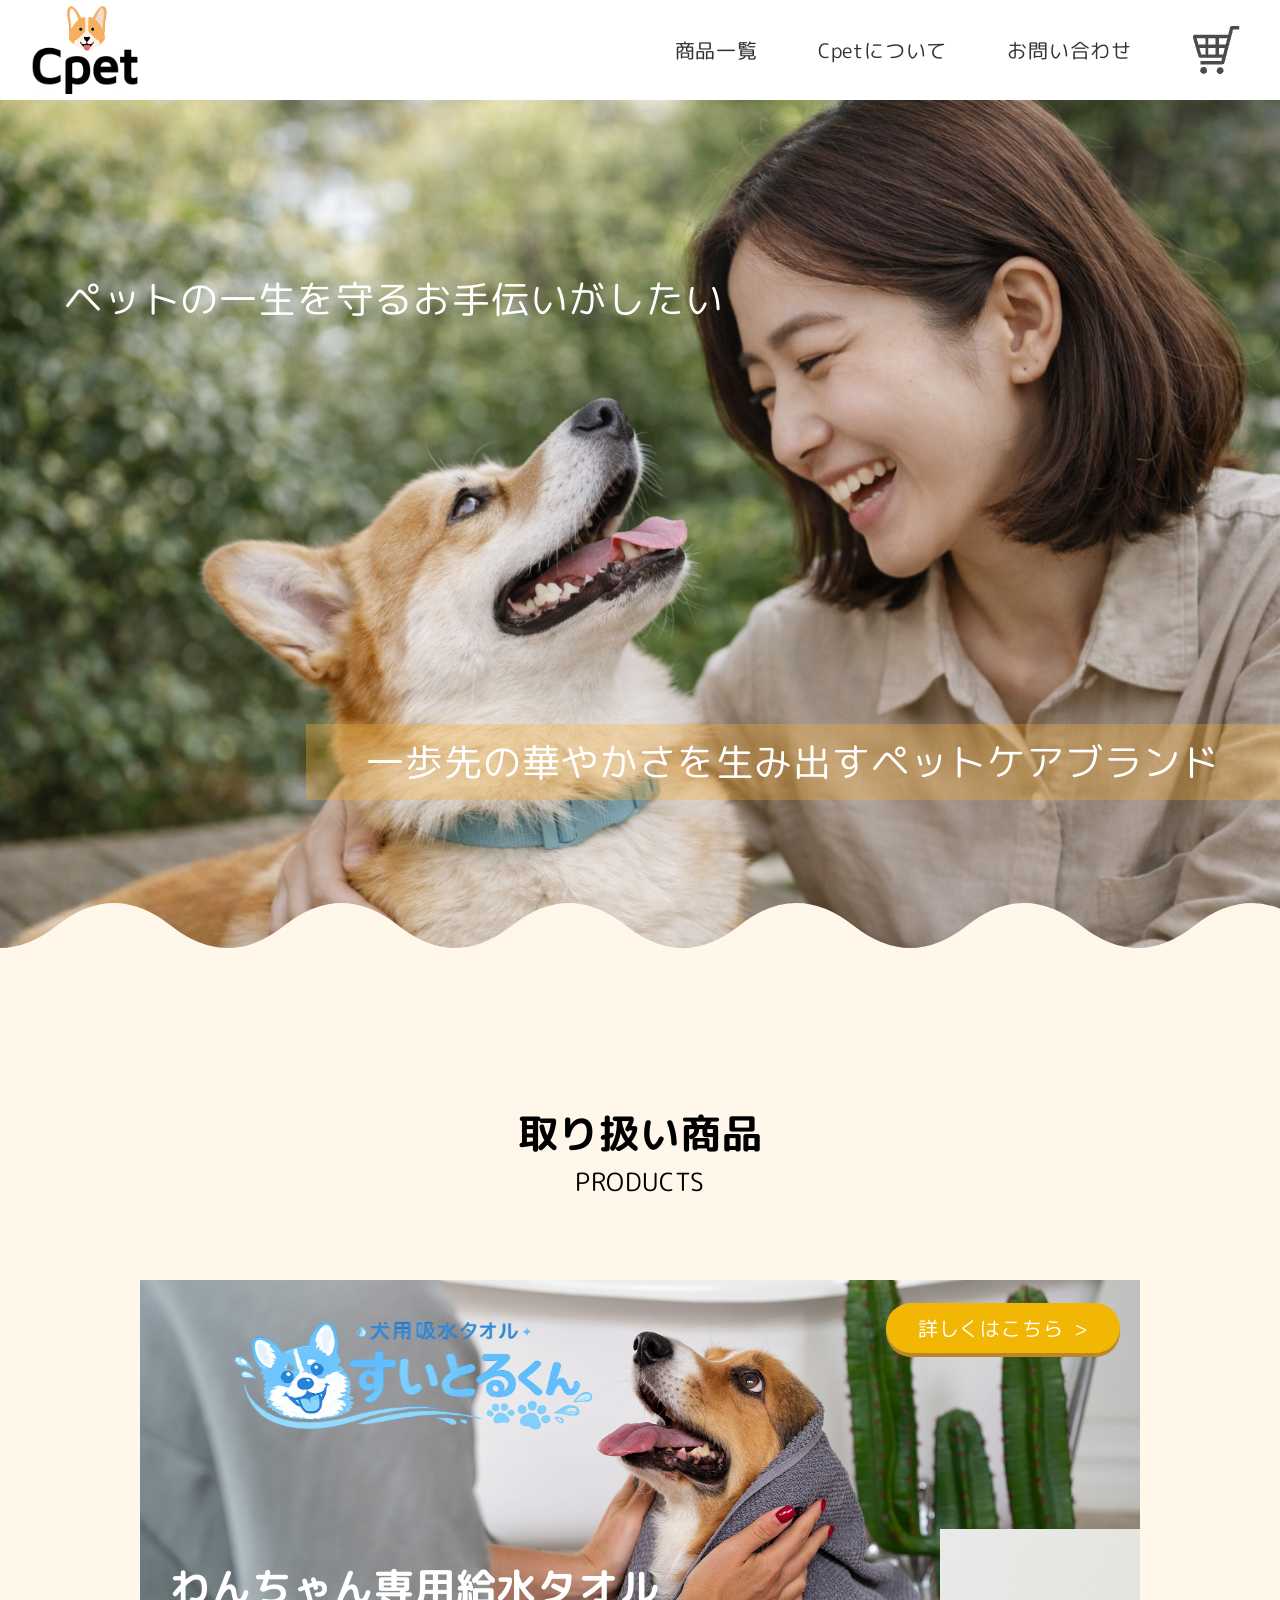
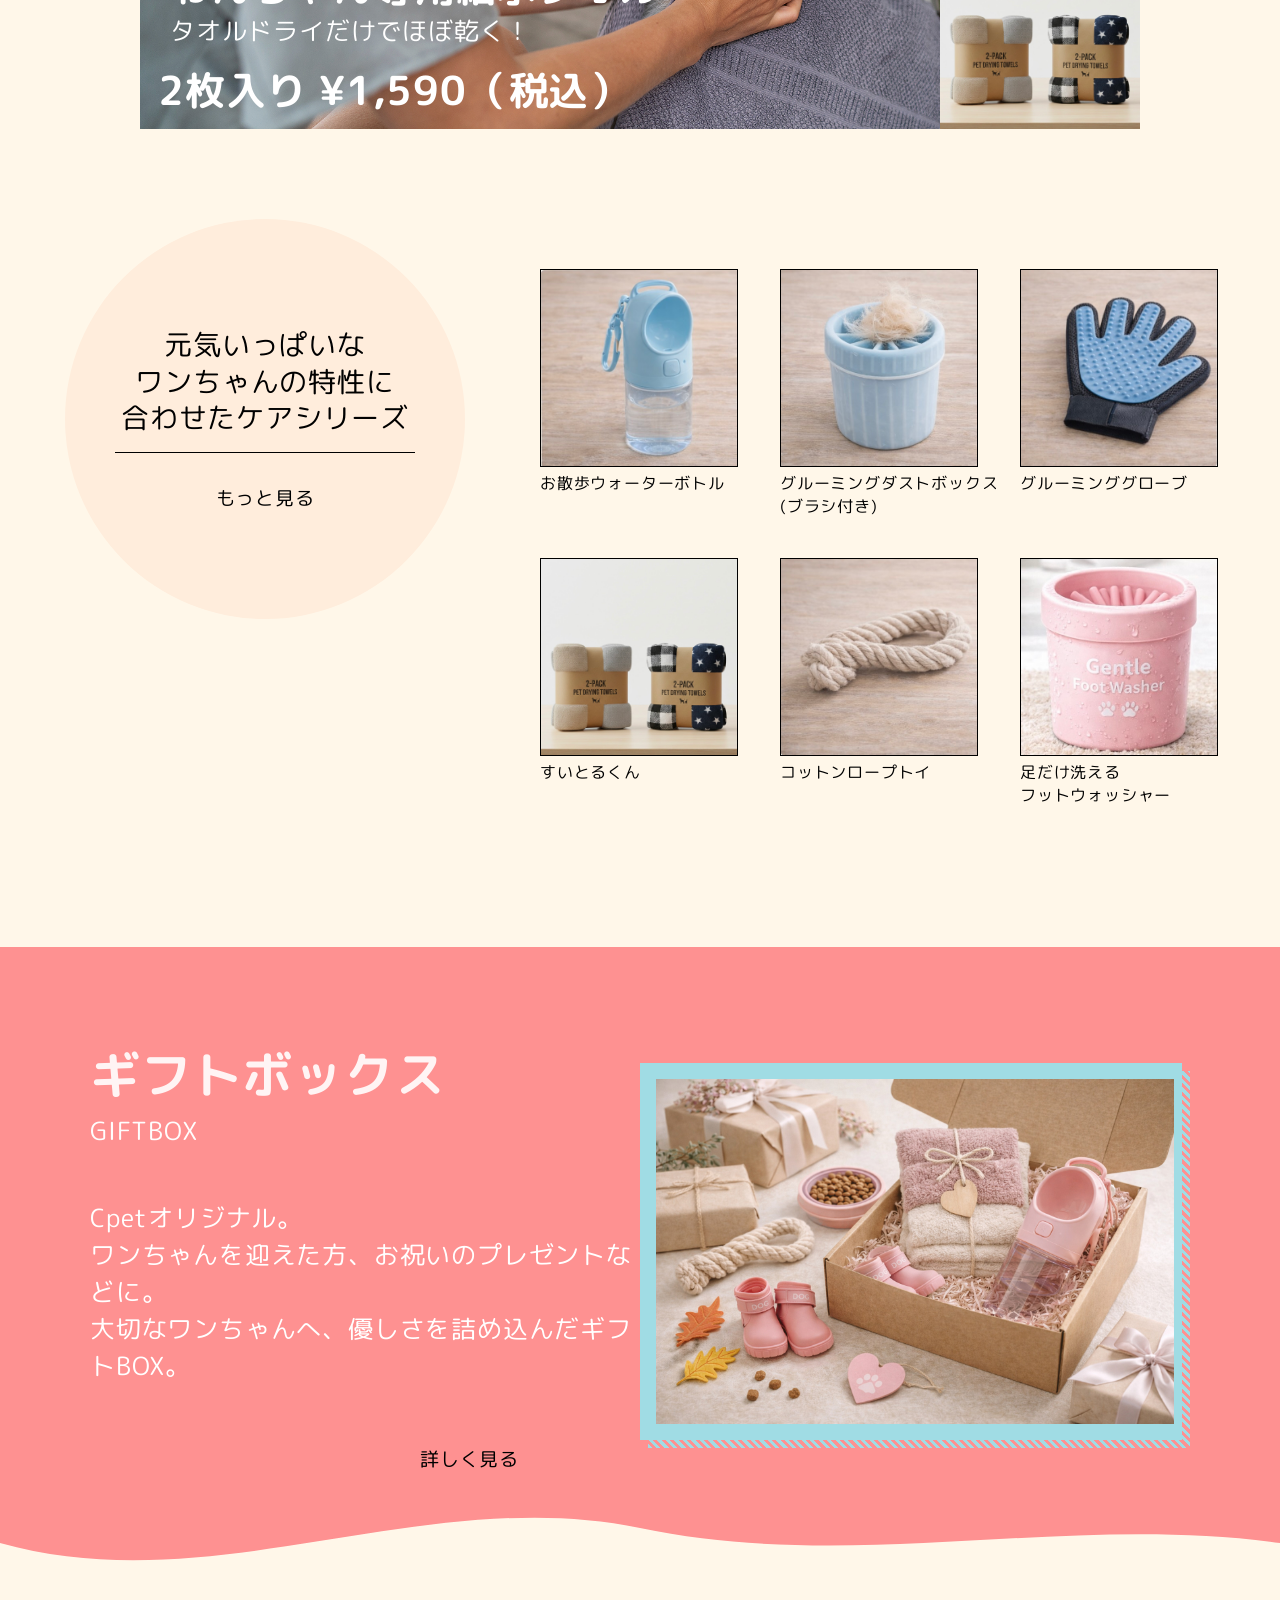
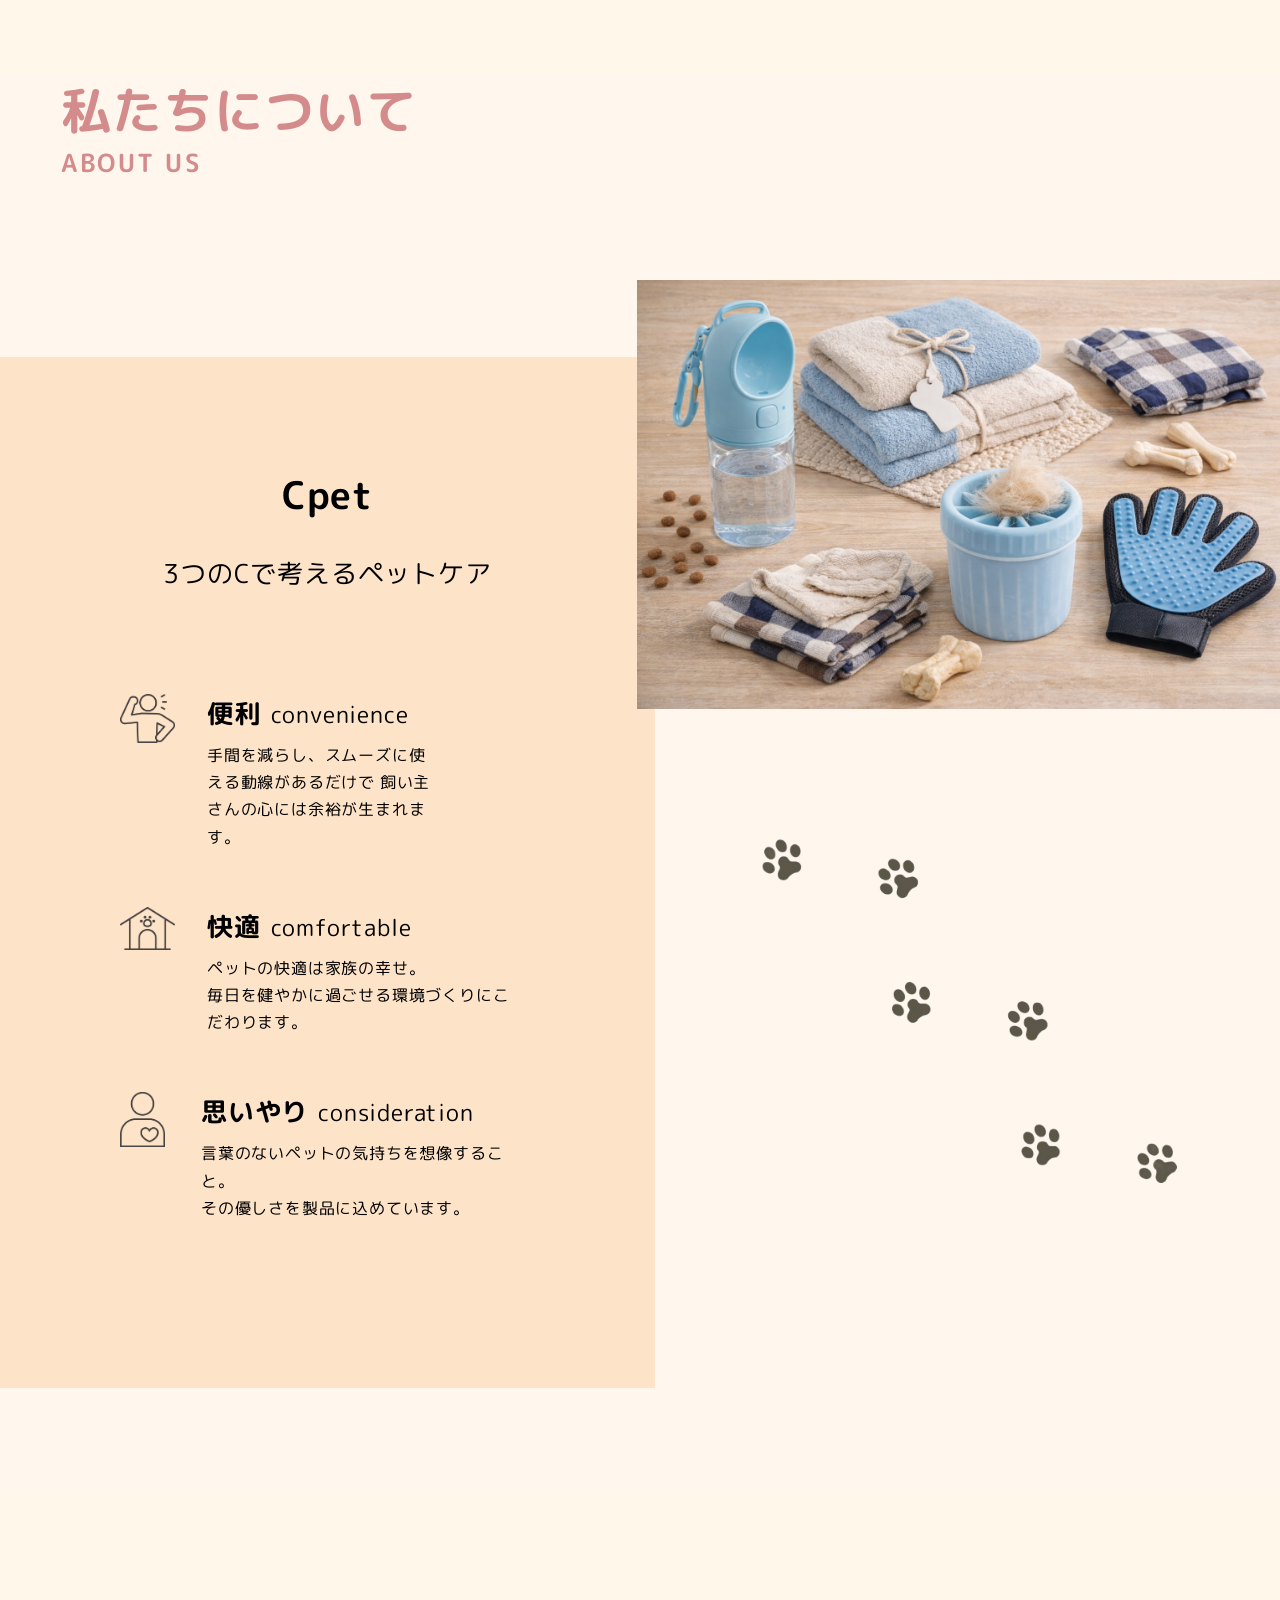
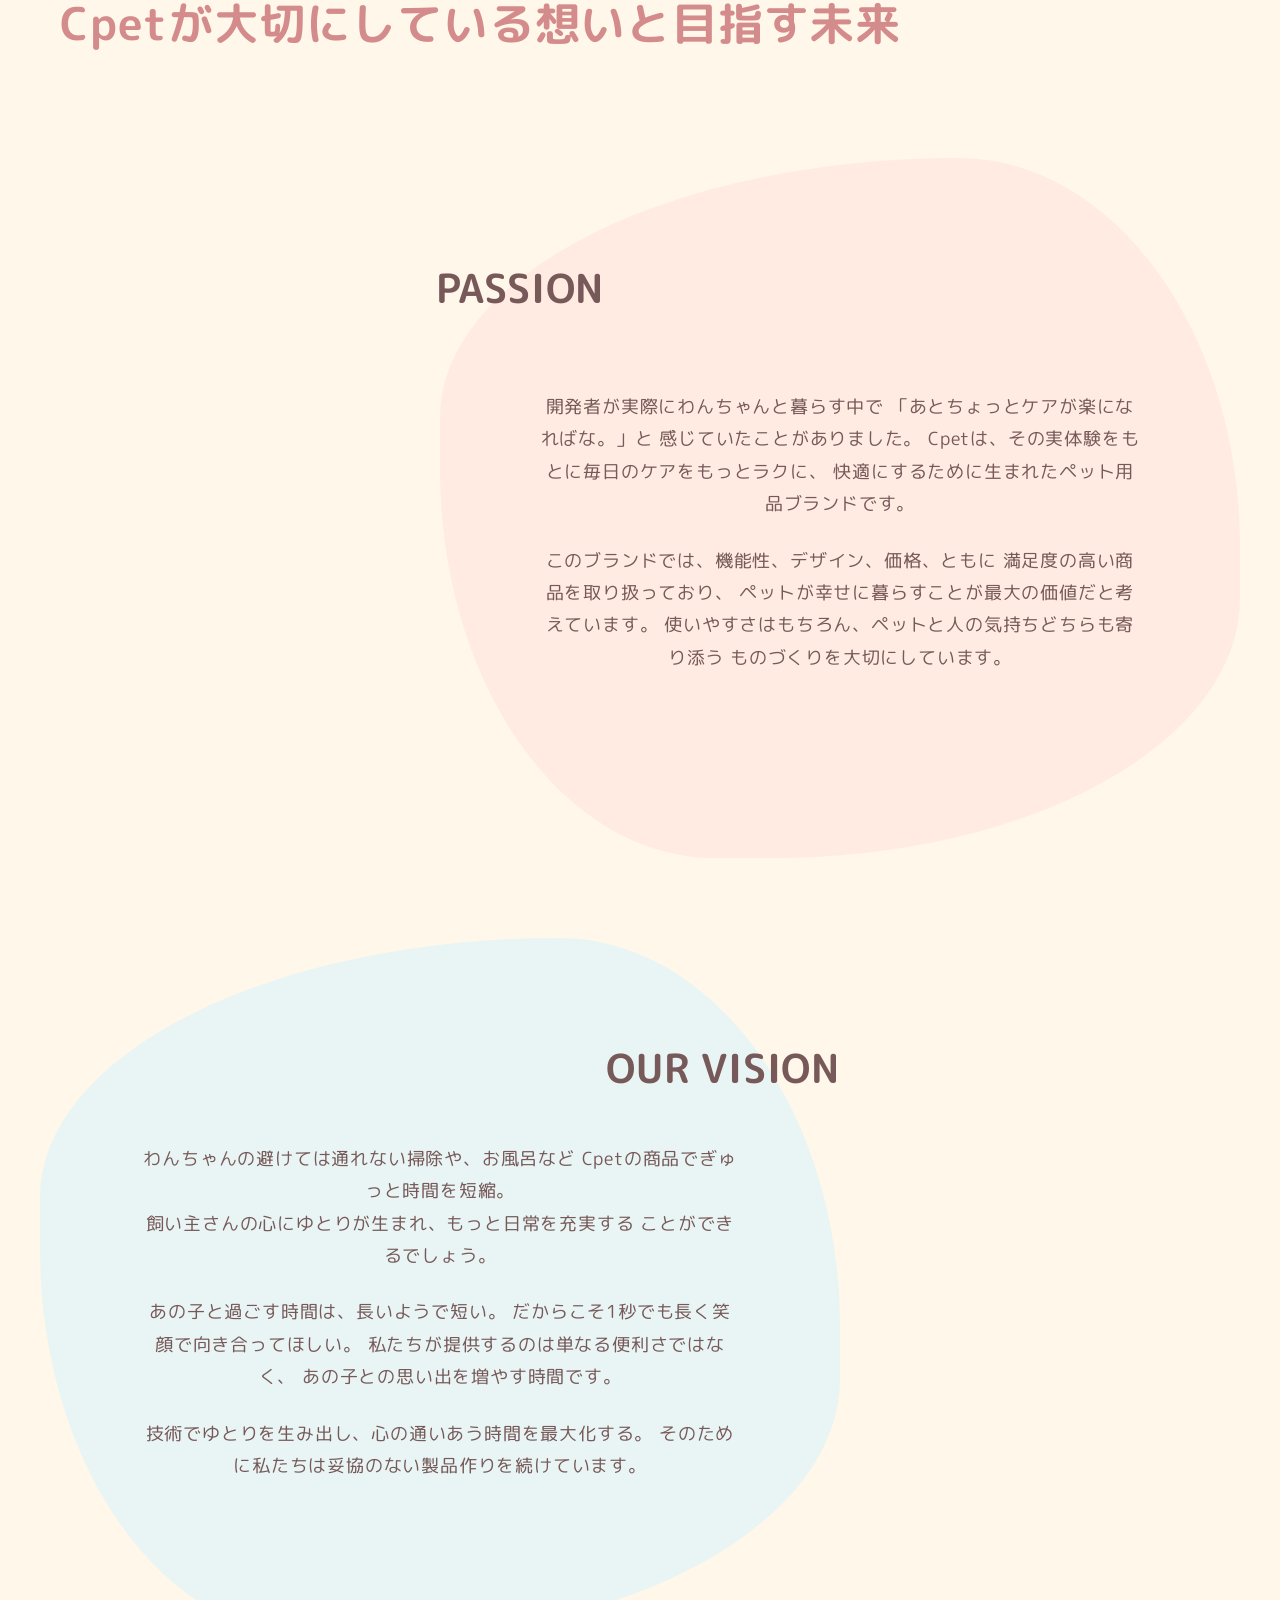
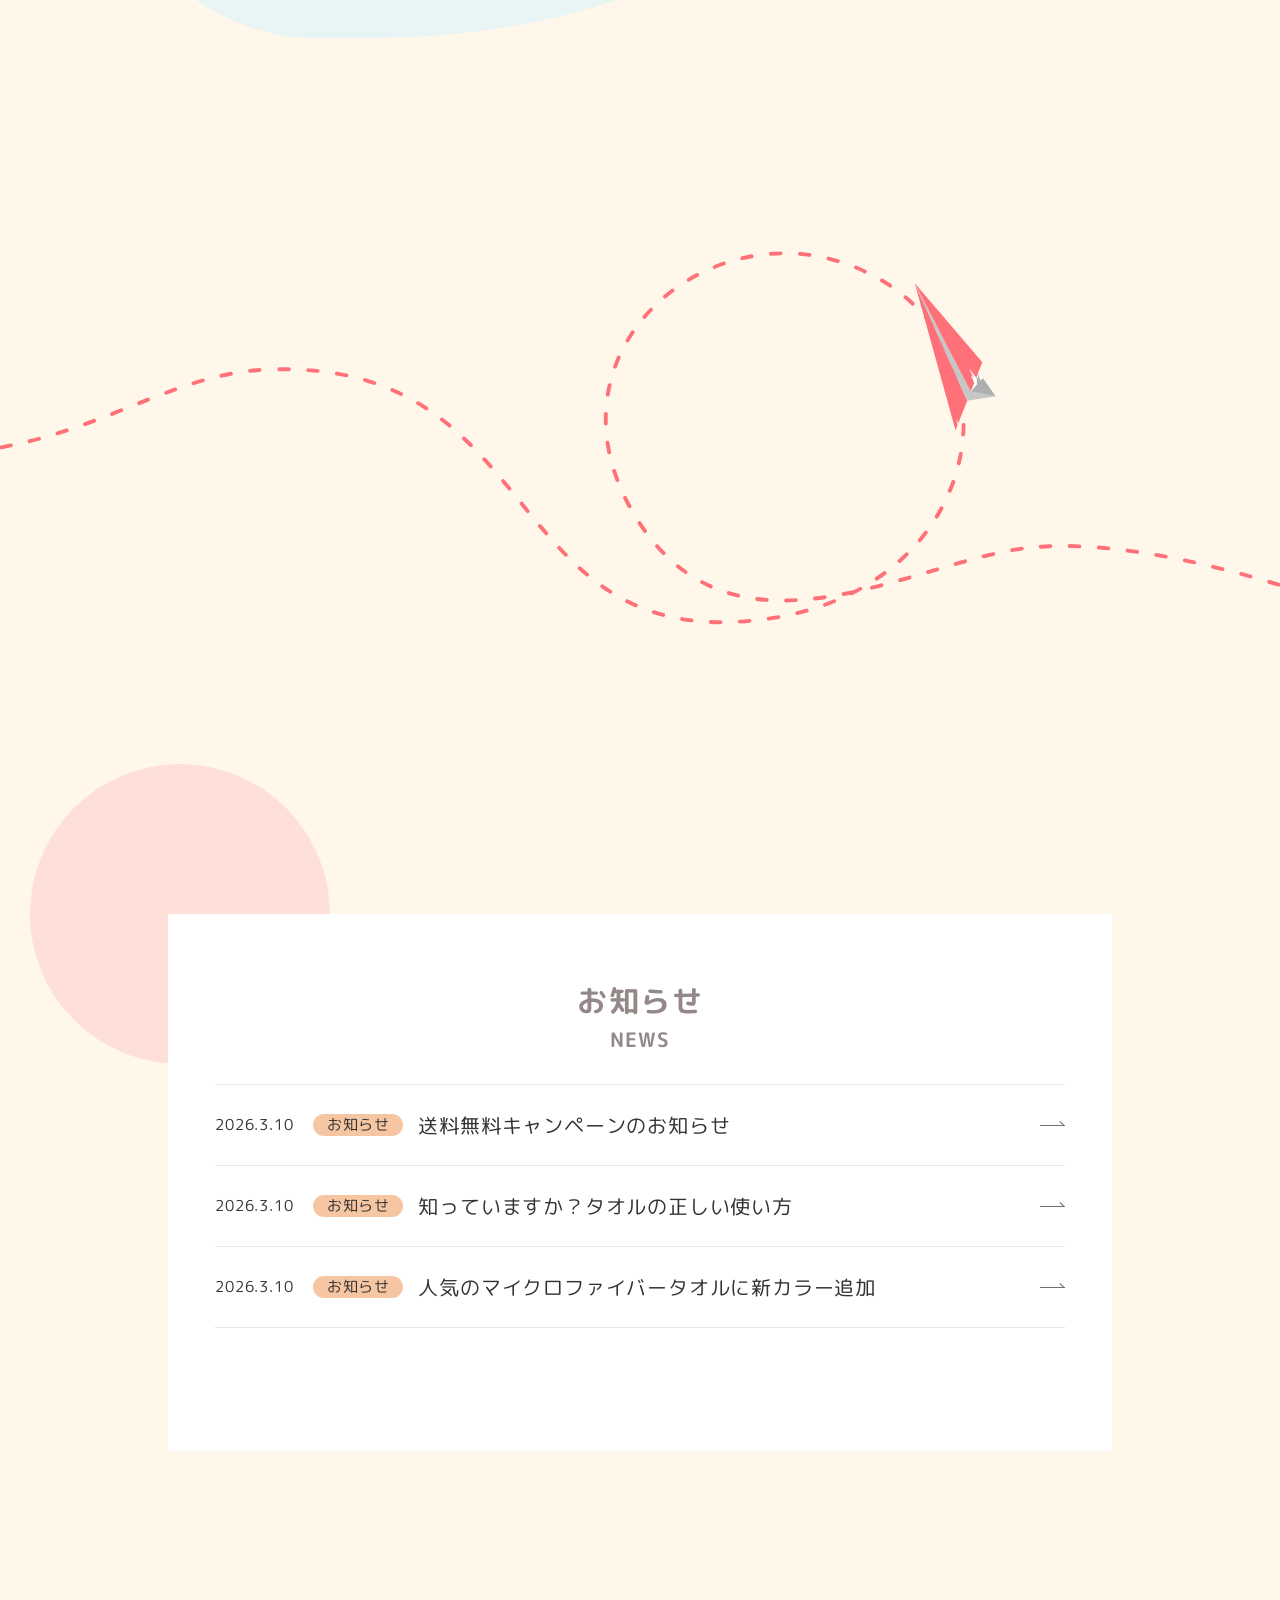
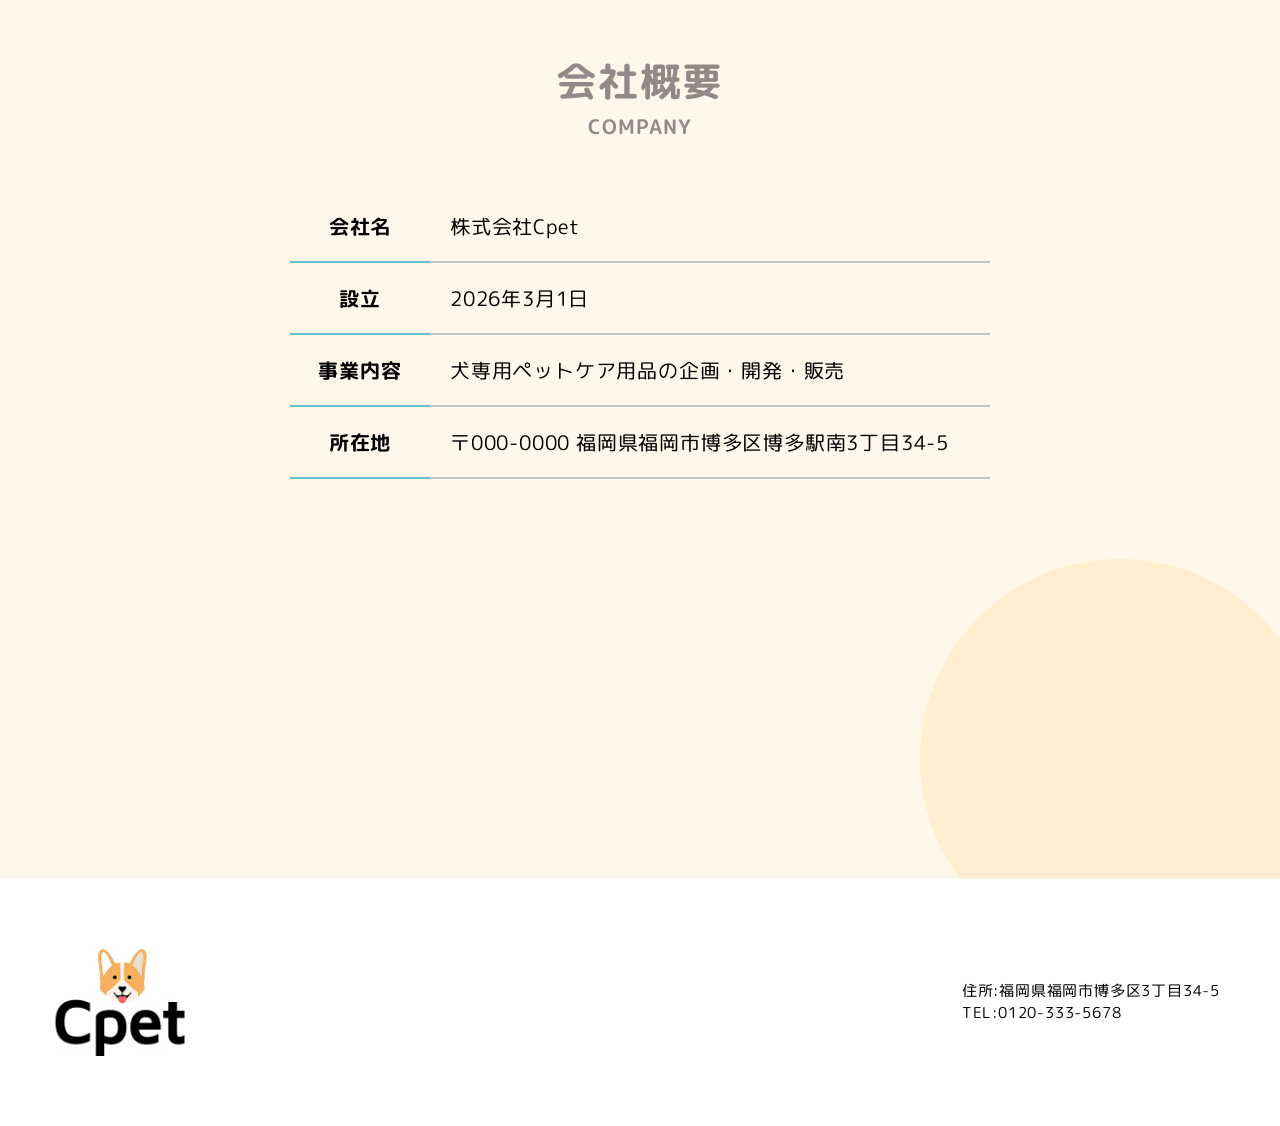
<file: index.html>
<!DOCTYPE html>
<html lang="ja">
<head>
    <meta charset="UTF-8">
    <title>cpet | ペットケア用品通販サイト</title>
    <meta name="description" content="犬専用商品を販売しているペット用品会社です
    ">
    <meta name="viewport" content="width=device-width, initial-scale=1">
    <link rel="preconnect" href="https://fonts.googleapis.com">
<link rel="preconnect" href="https://fonts.gstatic.com" crossorigin>
<link href="https://fonts.googleapis.com/css2?family=Kaisei+Opti&family=Kiwi+Maru&family=M+PLUS+Rounded+1c&family=Noto+Sans+JP:wght@100..900&display=swap" rel="stylesheet">
    <link rel="stylesheet" href="css/reset.css">
    <link rel="stylesheet" href="css/style.css">
</head>

<body>
<header id="header">
<h1 class="logo">
    <a href="index.html">
    <img src="images/logo.jpg"  alt="logo">
    </a>
</h1>

<div class="header-right">
    <a href="coming-soon.html" class="cart-link">
      <img src="images/cart.jpeg" alt="カート">
    </a>
    <button class="hamburger" type="button" aria-label="メニュー">
      <span></span>
      <span></span>
      <span></span>
    </button>
  </div>
    
<nav class="navi">
<ul class="menu">
    <li><a href="coming-soon.html">商品一覧</a></li>
    <li><a href="index.html#about">Cpetについて</a></li>
    <li><a href="contact.html">お問い合わせ</a></li>
    <li><a href="coming-soon.html"><img src="images/cart.jpeg" alt="カート"></a></li>
</ul>
</nav>
    
<!-- ハンバーガー用メニュー -->
<div class="drawer" id="drawer">
  <button class="drawer-close">×</button>
  <nav class="drawer-nav">
    <a href="index.html">トップページ</a>
    <a href=coming-soon.html>商品一覧</a>
    <a href="index.html#about">Cpetについて</a>
    <a href="index.html#company">会社概要</a>
     <a href="contact.html">お問い合わせ</a>
  </nav>
</div>
</header>

<main>
<div class="mainvisual">
<div class="news-inner">
</div>
    <div class="img">
    <img src="images/mainvisual.jpg" alt="メインビジュアル">
<span>一歩先の華やかさを生み出すペットケアブランド</span>
<p>ペットの一生を守るお手伝いがしたい</p>
</div>
<svg class="wave-top" viewBox="0 0 1440 100" preserveAspectRatio="none">
    <path d="M 0 50 Q 32 50 64 25 Q 128 -25 192 25 Q 224 50 256 50 Q 288 50 320 25 Q 384 -25 448 25 Q 480 50 512 50 Q 544 50 576 25 Q 640 -25 704 25 Q 736 50 768 50 Q 800 50 832 25 Q 896 -25 960 25 Q 992 50 1024 50 Q 1056 50 1088 25 Q 1152 -25 1216 25 Q 1248 50 1280 50 Q 1312 50 1344 25 Q 1408 -25 1472 25 Q 1504 50 1536 50 L 1280 100 L 0 100 Z" />
  </svg>
</div>
    
<section class="products">
  <div class="products-title">
    <h2>取り扱い商品</h2>
    <p>PRODUCTS</p>
  </div>

<div class="banner-wrap">
<img src="images/suitorukun.png" alt="すいとるくんロゴ" class="banner-logo">
</div>
  <!-- バナー -->
  <div class="banner">
    <img src="images/dog.jpg" alt="すいとるくん">

    <!-- バナー上テキスト -->
    <p class="banner-title">わんちゃん専用給水タオル</p>
    <p class="banner-text">タオルドライだけでほぼ乾く！</p>
    <!-- 価格 -->
    <p class="banner-price">2枚入り ¥1,590（税込）</p>
  <img src="images/towel.jpg" alt="タオル" class="banner-towel">
    <!-- ボタン -->
    <a href="suitorukun.html" class="banner-btn">
      詳しくはこちら
    </a>
  </div>
  
<section class="container">
  <div class="sideber">
    <div class="title-circle">
      <p>
        元気いっぱいな<br>
        ワンちゃんの特性に<br>
        合わせたケアシリーズ
      </p>
      <div class="line"></div>
      <a href="coming-soon.html" class="more-link">もっと見る</a>
    </div>
    </div>

    <ul class="products-grid">
        <li class="product-item">
            <div class="img-box"><img src="images/bottle.jpeg" alt="お散歩ウォーターボトル"></div>
            <p>お散歩ウォーターボトル</p>
        </li>
        <li class="product-item">
            <div class="img-box"><img src="images/dustbox.jpeg" alt="グルーミングダスト"></div>
            <p>グルーミングダストボックス<br>(ブラシ付き)</p>
        </li>
        <li class="product-item">
            <div class="img-box"><img src="images/globe.jpeg" alt="グルーミンググローブ"></div>
            <p>グルーミンググローブ</p>
        </li>
        <li class="product-item">
            <div class="img-box"><img src="images/towel.jpg" alt="すいとるくん"></div>
            <p>すいとるくん</p>
        </li>
        <li class="product-item">
            <div class="img-box"><img src="images/rope.jpeg" alt="コットンロープトイ"></div>
            <p>コットンロープトイ</p>
        </li>
        <li class="product-item">
            <div class="img-box"><img src="images/footwash.jpg" alt="フットウォッシャー"></div>
            <p>足だけ洗える<br>フットウォッシャー</p>
        </li>
    </ul>
</section>

<section class="giftbox">
  <div class="giftbox-container">
    <div class="giftbox-text">
<div class="giftbox-title">
<h2>ギフトボックス</h2>
<p>GIFTBOX</p>
</div>
        
<div class="text-content">
  <p>Cpetオリジナル。<br>
  ワンちゃんを迎えた方、お祝いのプレゼントなどに。<br>
  大切なワンちゃんへ、優しさを詰め込んだギフトBOX。
  </p>
</div>
        
<a href="coming-soon.html" class="more-link">詳しく見る</a>
</div>

<div class="giftbox-img">
  <img src="images/gihtbox.jpg" alt="ギフトボックスの画像">
</div>
</div>
<!-- 波 -->
  <svg class="wave" viewBox="0 0 1440 100" preserveAspectRatio="none">
    <path d="M0,40 C240,80 480,0 720,30 960,60 1200,20 1440,40 L1440,0 L0,0 Z" />
  </svg>
</section>

<section class="about" id="about">
  <h2 class="about-title">
    私たちについて
    <span>ABOUT US</span>
  </h2>
    
  <div class="about-row">
    <div class="about-left">
      <div class="cpet-bg">
        <div class="cpet-content">
          <h3 class="brand">Cpet</h3>
          <p class="brand-copy">3つのCで考えるペットケア</p>
          <div class="concept-item">
            <img src="images/convenience.png" alt="便利" class="icon">
            <div>
            <h4>便利 <span>convenience</span></h4>
            <p>
              手間を減らし、スムーズに使える動線があるだけで
              飼い主さんの心には余裕が生まれます。
            </p>
          </div>
　　　　　　</div>
          <div class="concept-item">
            <img src="images/comfortable.png" alt="快適" class="icon">
            <div>
            <h4>快適 <span>comfortable</span></h4>
            <p>
              ペットの快適は家族の幸せ。<br>
              毎日を健やかに過ごせる環境づくりにこだわります。
            </p>
          </div>
       　 </div>
          <div class="concept-item">
            <img src="images/consideration.png" alt="思いやり" class="icon2">
            <div>
            <h4>思いやり <span>consideration</span></h4>
            <p>
              言葉のないペットの気持ちを想像すること。<br>
              その優しさを製品に込めています。
            </p>
            </div>
          </div>
        </div>
      </div>
    </div>
    <div class="about-right">
      <img src="images/aboutus.jpg" alt="ペット用品">
    <img src="images/paws2.png" alt="肉球" class="paws-img2">
  </div>
  </div>
</section>

<section class="philosophy">
<div class="philosophy-title" >
<h2>Cpetが大切にしている想いと目指す未来</h2>
</div>
<!-- ★タブレット用-->
<input type="radio" name="philo" id="tab-passion" checked>
<input type="radio" name="philo" id="tab-vision">
<div class="philosophy-tabs">
  <label for="tab-passion" class="tab-btn passion-btn">PASSION</label>
  <label for="tab-vision" class="tab-btn vision-btn">OUR VISION</label>
</div>

<div class="passion">
<h3 class="passion-title">PASSION</h3>
<div class="passion-shape"> 
  <div class="passion-text">
<p>開発者が実際にわんちゃんと暮らす中で
「あとちょっとケアが楽になればな。」と
感じていたことがありました。
Cpetは、その実体験をもとに毎日のケアをもっとラクに、
快適にするために生まれたペット用品ブランドです。
</p>
<p>
このブランドでは、機能性、デザイン、価格、ともに
満足度の高い商品を取り扱っており、
ペットが幸せに暮らすことが最大の価値だと考えています。
使いやすさはもちろん、ペットと人の気持ちどちらも寄り添う
ものづくりを大切にしています。
</p>
</div>
</div>
</div>

<div class="ourvision">
<div class="ourvision-shape" style="position: relative;">
  <h3 class="ourvision-title">OUR VISION</h3>
  <div class="ourvision-text"></div>
<p>わんちゃんの避けては通れない掃除や、お風呂など
Cpetの商品でぎゅっと時間を短縮。<br>
飼い主さんの心にゆとりが生まれ、もっと日常を充実する
ことができるでしょう。
</p>
<p>
あの子と過ごす時間は、長いようで短い。
だからこそ1秒でも長く笑顔で向き合ってほしい。
私たちが提供するのは単なる便利さではなく、
あの子との思い出を増やす時間です。
</p>
<p>
技術でゆとりを生み出し、心の通いあう時間を最大化する。
そのために私たちは妥協のない製品作りを続けています。
</p>
</div>
</div>
</div>
</section>

<svg viewBox="0 0 3387 1270">
  <path id="planePath" class="planePath" d="M-226 626c439,4 636,-213 934,-225 755,-31 602,769 1334,658 562,-86 668,-698 266,-908 -401,-210 -893,189 -632,630 260,441 747,121 1051,91 360,-36 889,179 889,179" />
  <g id="plane">
    <polygon class="fil1" points="-141,-10 199,0 -198,-72 -188,-61 -171,-57 -184,-57 " />
    <polygon class="fil2" points="199,0 -141,-10 -163,63 -123,9 " />
    <polygon class="fil3" points="-95,39 -113,32 -123,9 -163,63 -105,53 -108,45 -87,48 -90,45 -103,41 -94,41 " />
    <path class="fil4" d="M-87 48l-21 -3 3 8 19 -4 -1 -1zm-26 -16l18 7 -2 -1 32 -7 -29 1 11 -4 -24 -1 -16 -18 10 23zm10 9l13 4 -4 -4 -9 0z" />
    <polygon class="fil1" points="-83,28 -94,32 -65,31 -97,38 -86,49 -67,70 199,0 -123,9 -107,27 " />
  </g>
  <animateMotion xlink:href="#plane" dur="5s" repeatCount="indefinite" rotate="auto">
    <mpath xlink:href="#planePath" />
  </animateMotion> 
</svg>

<section class="news">
        <div class="inner">
           <h2 class="news-title">お知らせ
            <span>NEWS</span>
           </h2>
    
          <ul class="news_list">
              <li class="news_list_item">
                <a href="coming-soon.html">
                  <div class="news_list_date">
                    <time>2026.3.10</time>
                    <p class="news_item">お知らせ</p>
                  </div>
                  <p>送料無料キャンペーンのお知らせ</p>
                  <span class="arrow"></span>
                </a>
              </li>
              <li class="news_list_item">
                <a href="coming-soon.html">
                  <div class="news_list_date">
                    <time>2026.3.10</time>
                    <p class="news_item">お知らせ</p>
                  </div>
                  <p>知っていますか？タオルの正しい使い方</p>
                  <span class="arrow"></span>
                </a>
              </li>
              <li class="news_list_item">
                <a href="coming-soon.html">
                  <div class="news_list_date">
                    <time>2026.3.10</time>
                    <p class="news_item">お知らせ</p>
                  </div>
                  <p>人気のマイクロファイバータオルに新カラー追加</p>
                  <span class="arrow"></span>
                </a>
              </li>
       　</ul>
        </div>
        <div class="news-circle"></div>
</section>

<section class="company" id="company">
  <h2 class="company-title">会社概要
    <span>COMPANY</span>
  </h2>

<table class="table_design03">
  <tbody>
    <tr>
      <th>会社名</th>
      <td>株式会社Cpet</td>
    </tr>
    <tr>
      <th>設立</th>
      <td>2026年3月1日</td>
    </tr>
    <tr>
      <th>事業内容</th>
      <td>犬専用ペットケア用品の企画・開発・販売</td>
    </tr>
    <tr>
      <th>所在地</th>
      <td>〒000-0000
福岡県福岡市博多区博多駅南3丁目34-5</td>
    </tr>
  </tbody>
</table>
</section>

<div class="circle-area">
  <div class="circle"></div>
</div>

<footer class="footer">
<div class="footer-inner">
<div class="footer-logo">
    <img src="images/logo.jpg" width="160" alt="logo">
</div>

<div class="footer-info">
住所:福岡県福岡市博多区3丁目34-5 <br>
TEL:0120-333-5678
</div>
</div>
</footer>

</main>
<script src="js/script.js"></script>
</body>
</html>
</file>
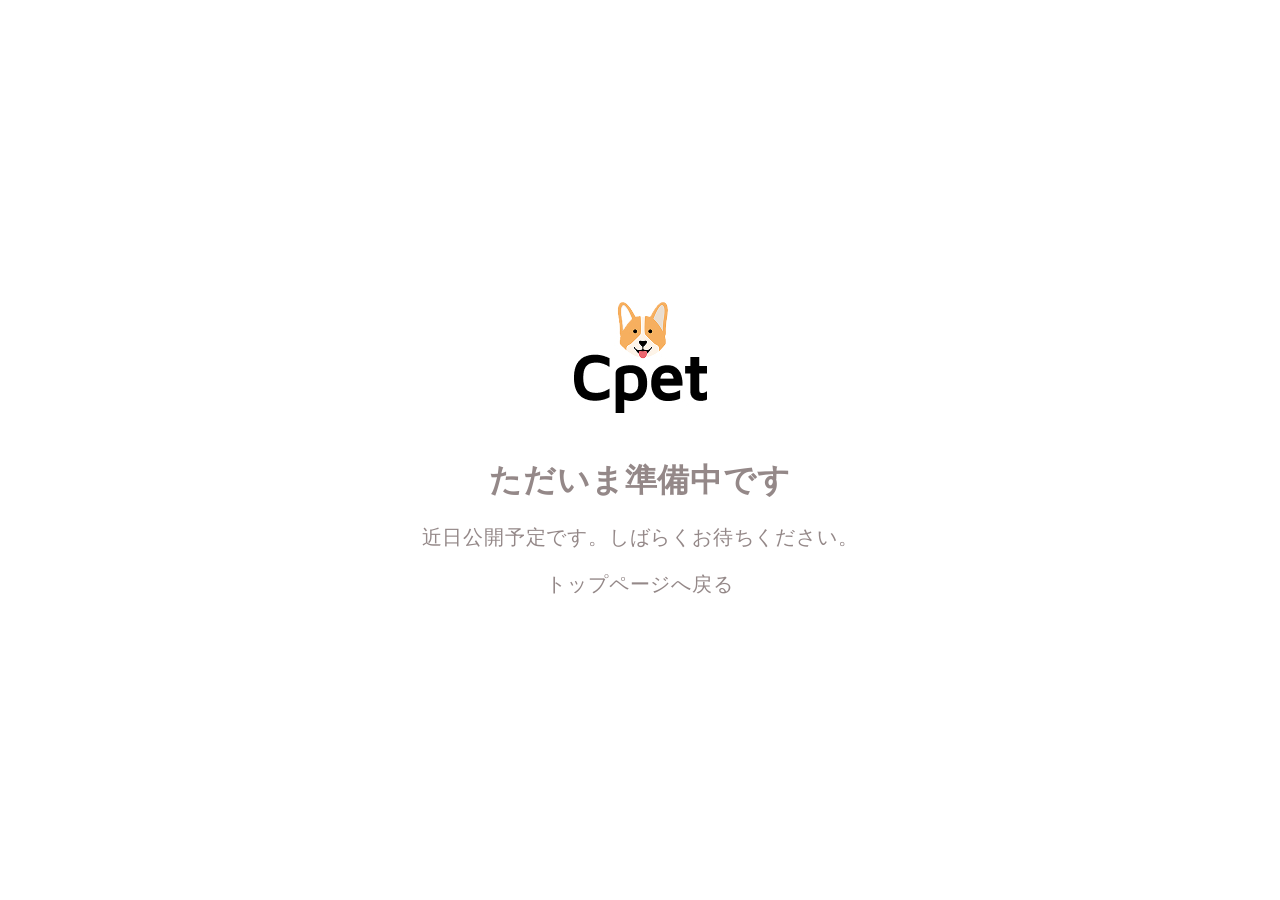
<file: coming-soon.html>
<!DOCTYPE html>
<html lang="ja">
<head>
  <meta charset="UTF-8">
  <meta name="viewport" content="width=device-width, initial-scale=1.0">
  <title>準備中 | Cpet</title>
  <link rel="stylesheet" href="css/style.css">
</head>
<body class="coming-page">
  <div class="coming-soon">
    <img src="images/logo.jpg" alt="Cpetロゴ">
    <h1>ただいま準備中です</h1>
    <p>近日公開予定です。しばらくお待ちください。</p>
    <a href="index.html">トップページへ戻る</a>
  </div>
</body>
</html>
</file>
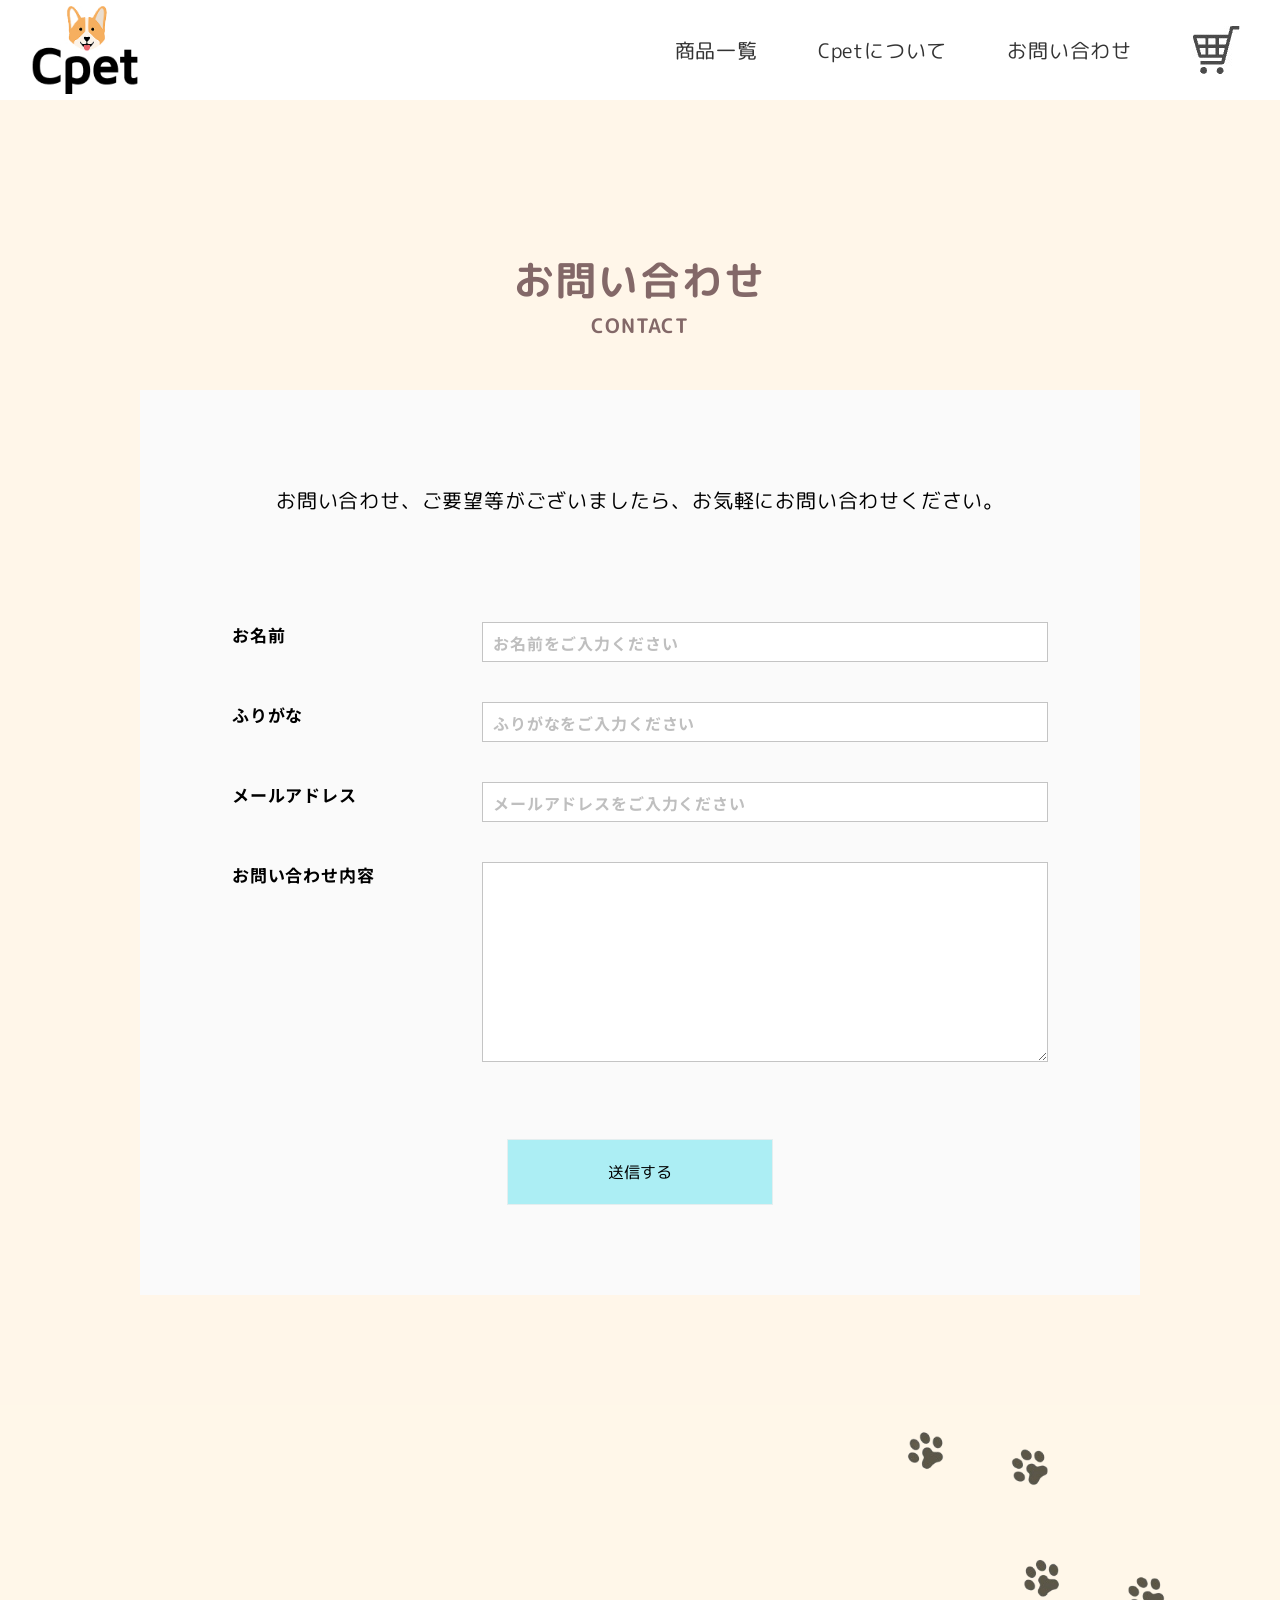
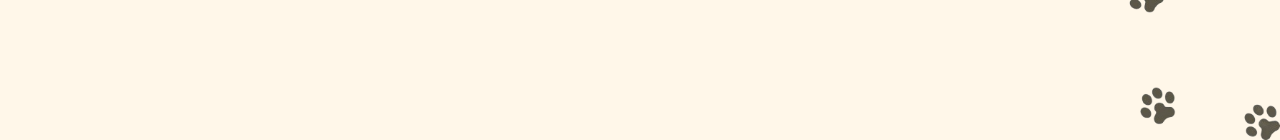
<file: contact.html>
<!DOCTYPE html>
<html lang="ja">
<head>
    <meta charset="UTF-8">
        <title>cpet</title>
    <meta name="description" content="犬専用商品を販売しているペット用品会社です
    ">
    <meta name="viewport" content="width=devise-width, initial-scale=1">
    <link rel="preconnect" href="https://fonts.googleapis.com">
<link rel="preconnect" href="https://fonts.gstatic.com" crossorigin>
<link href="https://fonts.googleapis.com/css2?family=Kaisei+Opti&family=Kiwi+Maru&family=M+PLUS+Rounded+1c&family=Noto+Sans+JP:wght@100..900&display=swap" rel="stylesheet">
    <link rel="stylesheet" href="css/reset.css">
    <link rel="stylesheet" href="css/style.css">

</head>
    <body>
        <header id="header">
<h1 class="logo">
    <a href="index.html">
    <img src="images/logo.jpg"  alt="logo">
    </a>
</h1>

<!-- ハンバーガー（PCでは非表示） -->
<div class="header-right">
    <a href="coming-soon.html" class="cart-link">
      <img src="images/cart.jpeg" alt="カート">
    </a>
    <button class="hamburger" type="button" aria-label="メニュー">
      <span></span>
      <span></span>
      <span></span>
    </button>
  </div>

<nav class="navi">
<ul class="menu">
    <li><a href="coming-soon.html">商品一覧</a></li>
    <li><a href="index.html#about">Cpetについて</a></li>
    <li><a href="contact.html">お問い合わせ</a></li>
    <li><a href="coming-soon.html"><img src="images/cart.jpeg" alt="カート"></a></li>
</ul>
</nav>
<!-- ハンバーガー用メニュー -->
<div class="drawer" id="drawer">
  <button class="drawer-close">×</button>
    
  <nav class="drawer-nav">
    <a href="index.html">トップページ</a>
    <a href="coming-soon.html">商品一覧</a>
    <a href="index.html#about">Cpetについて</a>
    <a href="index.html#company">会社概要</a>
     <a href="contact.html">お問い合わせ</a>
  </nav>
</div>
</header>
        
<div class="drawer-overlay"></div>

    <div class="contact-bg">
  <h2 class="contact-title">
    お問い合わせ
    <span>CONTACT</span>
  </h2>

        <div class="contact-area inner">
            <p class="contact-message">お問い合わせ、ご要望等がございましたら、<br class="sp-only">お気軽にお問い合わせください。</p>
            <div class="contact-inner">
                <form method="post">
                    <table class="contact-table">
                        <tr class="table-list">
                            <th>
                                <label for="name">お名前</label>
                            </th>
                            <td>
                                <input type="text" name="yourname" id="name" placeholder="お名前をご入力ください" class="input-area" autocomplete="name">
                            </td>
                        </tr>

                        <tr class="table-list">
                            <th><label for="furigana">ふりがな</label></th>
                            <td>
                                <input type="text" name="yourname" id="furigana" placeholder="ふりがなをご入力ください" class="input-area">
                            </td>
                        </tr>

                        <tr class="table-list">
                            <th><label for="mail">メールアドレス</label></th>
                            <td>
                                <input id="mail" type="email" name="mail" placeholder="メールアドレスをご入力ください" class="input-area" autocomplete="email">
                            </td>
                        </tr>

                        <tr class="table-list">
                            <th><label for="comment">お問い合わせ内容</label></th>
                            <td>
                                <textarea id="comment" name="comment"></textarea>
                            </td>
                        </tr>
                    </table>
                </form>
                <input type="submit" value="送信する" class="submit-button">
            </div>
        </div>
    </div>

    <img src="images/paws2.png" alt="肉球" class="paws-img">
<script src="js/script.js"></script>
</body>
</html>
</file>
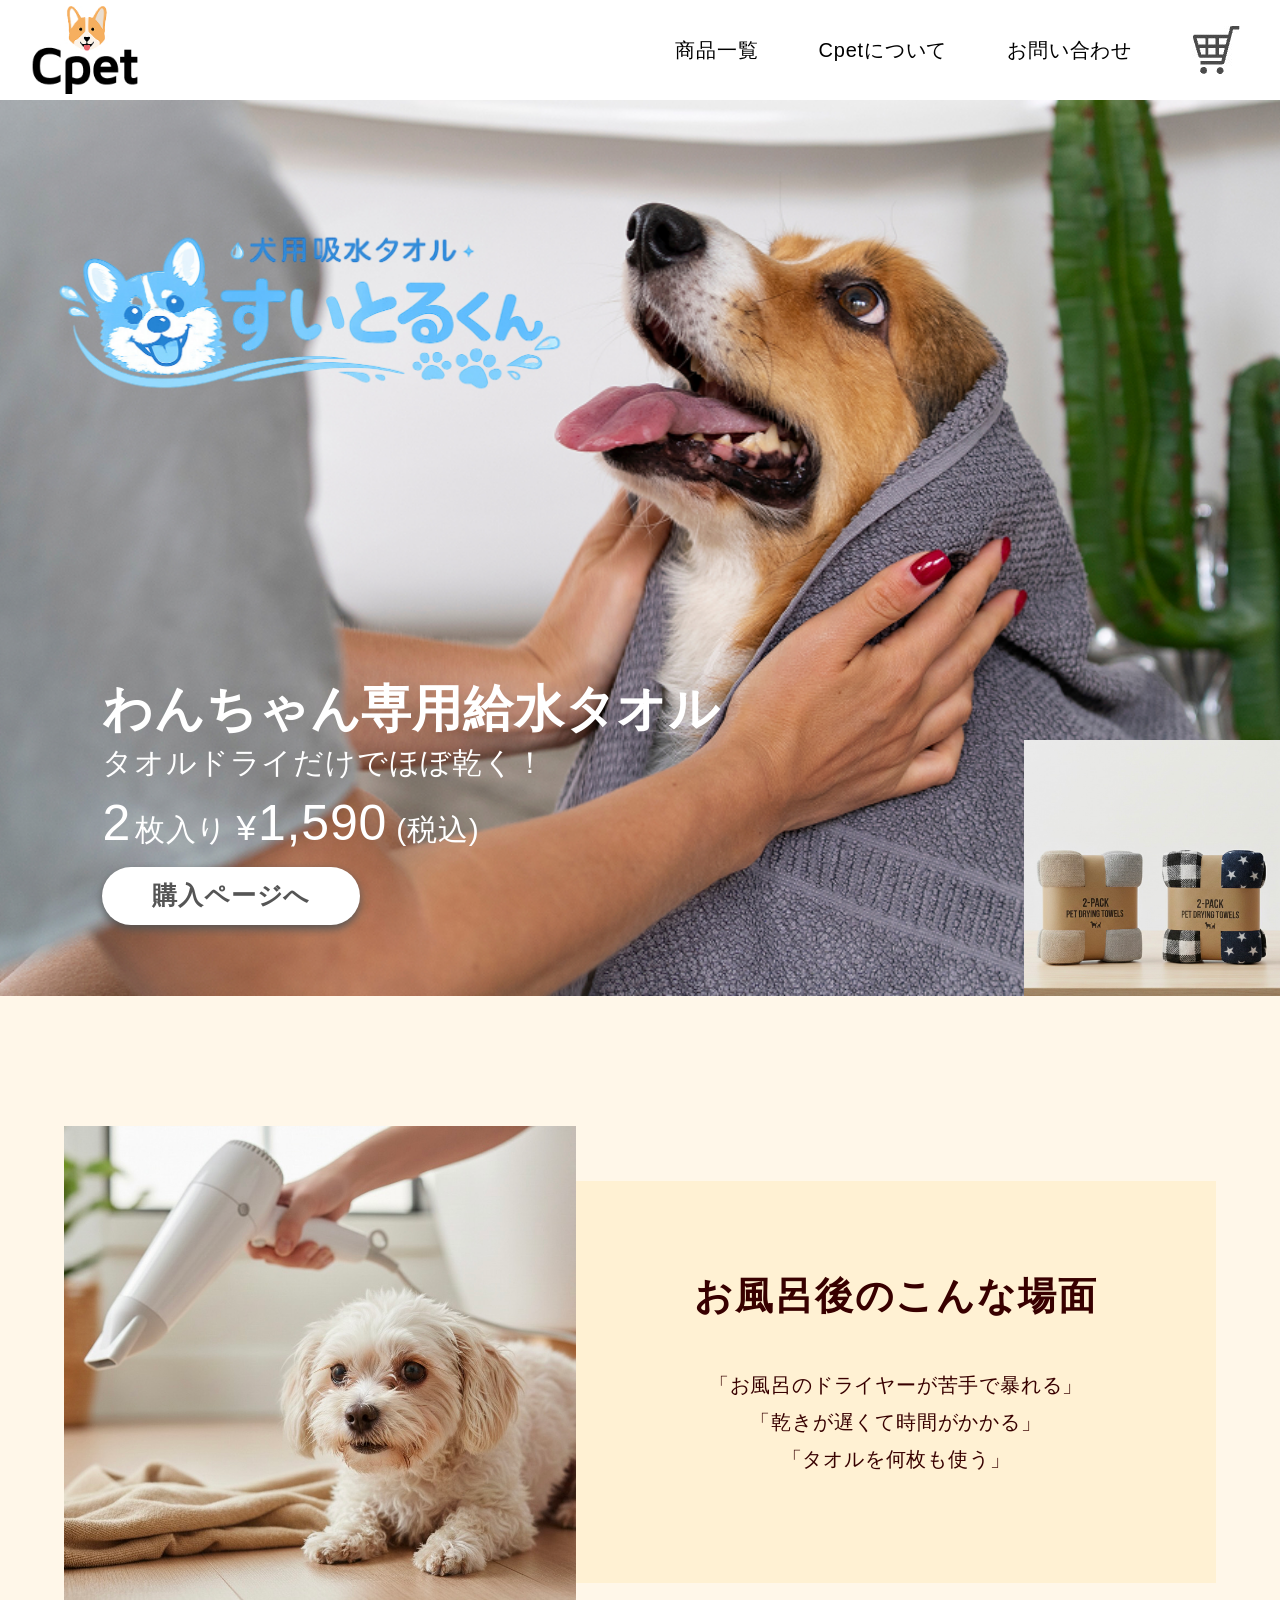
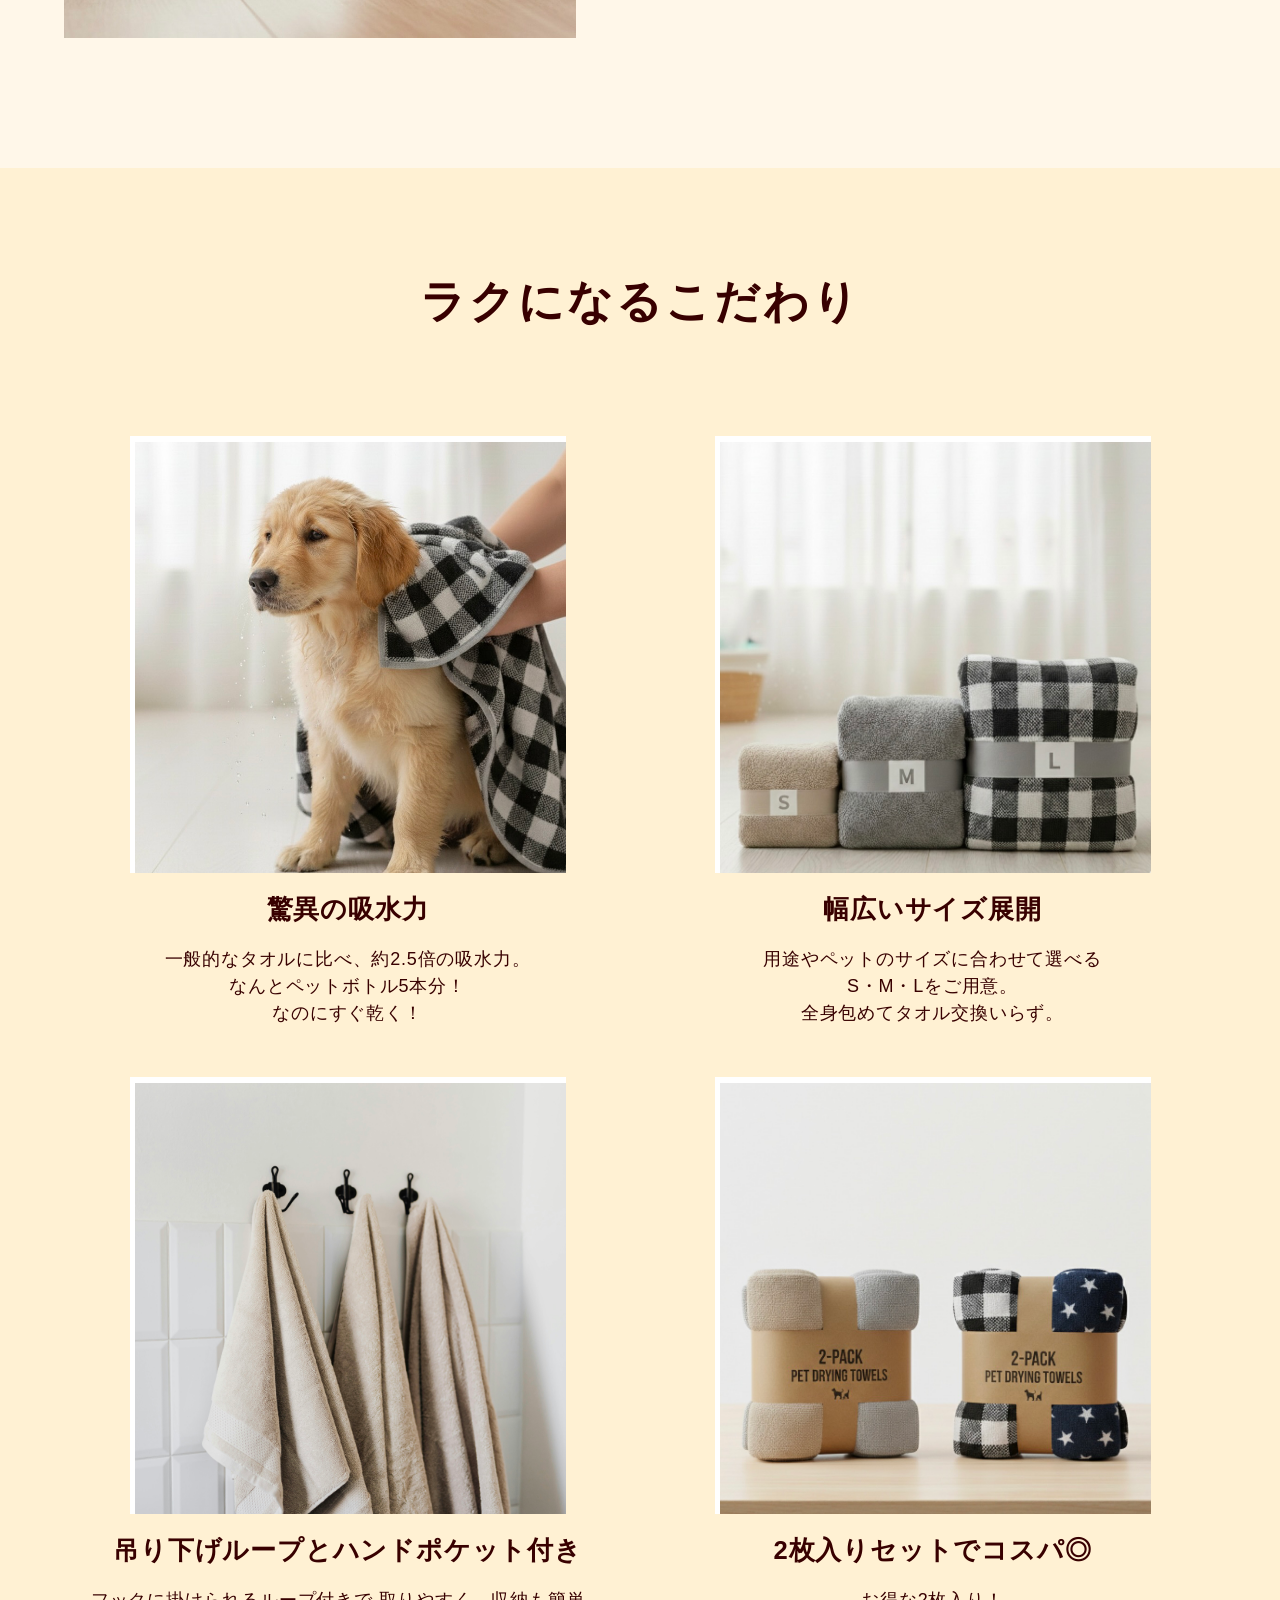
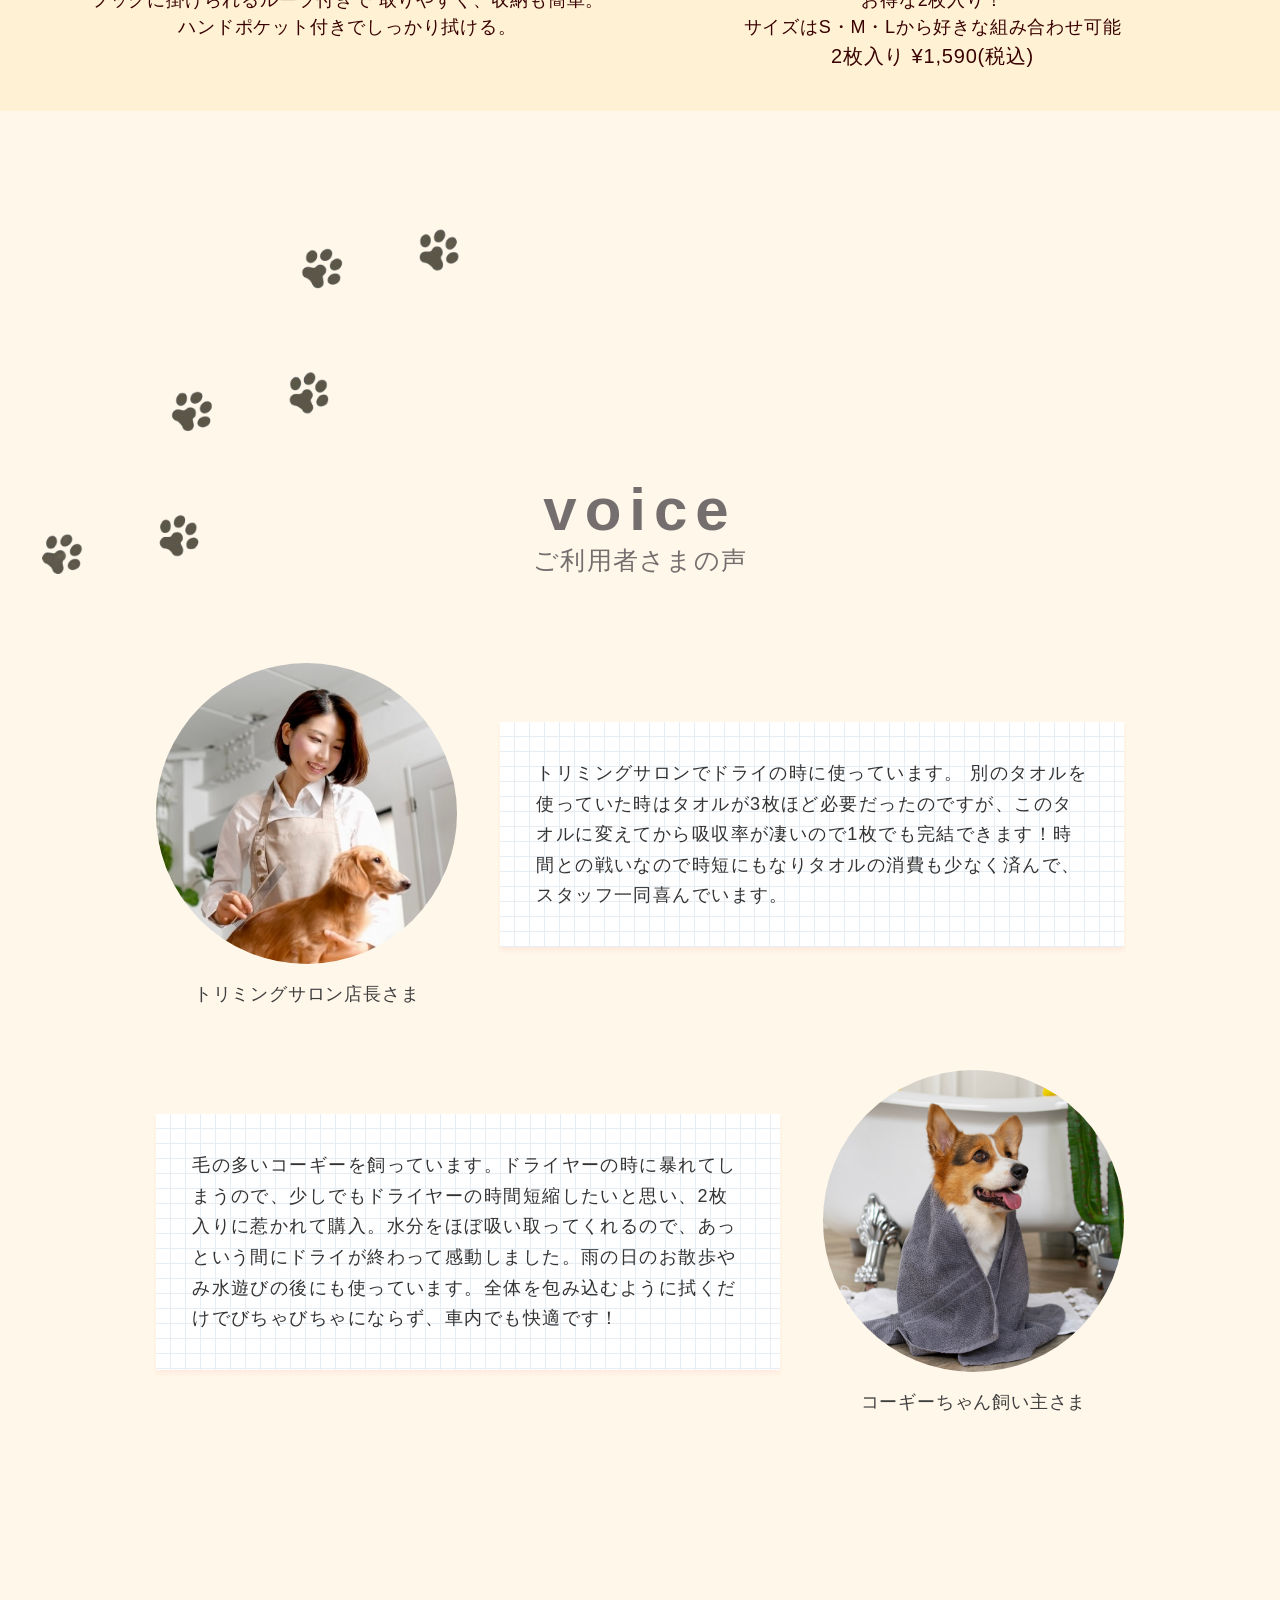
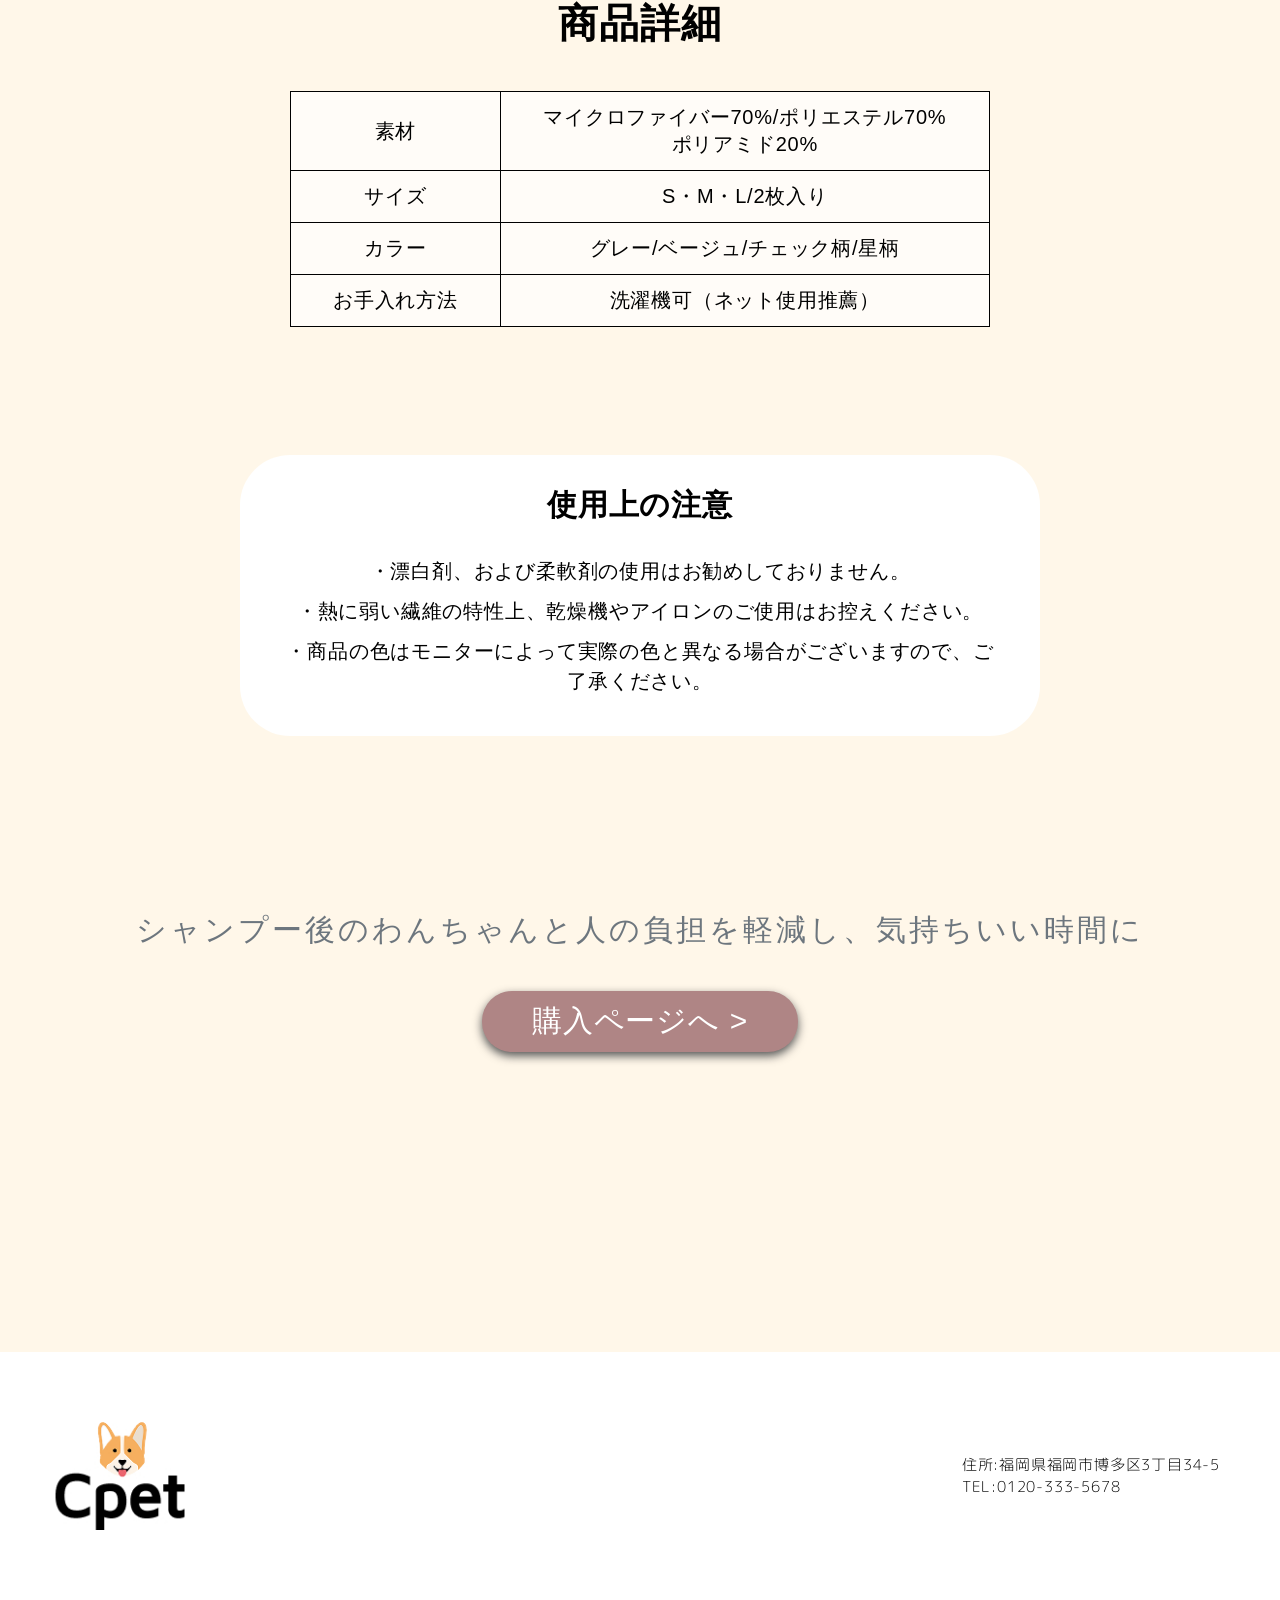
<file: suitorukun.html>
<!DOCTYPE html>
<html lang="ja">
<head>
    <meta charset="UTF-8">
    <title>すいとるくん | わんちゃん専用吸水タオル</title>
     <meta name="description" content="わんちゃん専用超給水タオルです。
    ">
    <meta name="viewport" content="width=devise-width, initial-scale=1.0">
    <link rel="preconnect" href="https://fonts.googleapis.com">
<link rel="preconnect" href="https://fonts.gstatic.com" crossorigin>
<link href="https://fonts.googleapis.com/css2?family=Kaisei+Opti&family=Kiwi+Maru&family=M+PLUS+Rounded+1c&family=Noto+Sans+JP:wght@100..900&display=swap" rel="stylesheet">
    <link rel="stylesheet" href="css/reset.css">
    <link rel="stylesheet" href="css/suitorukun.css">
</head>
    
<body>
    
<header id="header">
<h1 class="logo">
    <a href="index.html">
    <img src="image/logo.jpg" alt="logo">
    </a>
</h1>
<!-- ハンバーガー（PCでは非表示） -->
<div class="header-right">
    <a href="coming-soon.html" class="cart-link">
      <img src="image/cart.jpeg" alt="カート">
    </a>
    <button class="hamburger" type="button" aria-label="メニュー">
      <span></span>
      <span></span>
      <span></span>
    </button>
  </div>
<nav class="navi">
<ul class="menu">
    <li><a href="coming-soon.html">商品一覧</a></li>
    <li><a href="index.html#about">Cpetについて</a></li>
    <li><a href="contact.html">お問い合わせ</a></li>
    <li><a href="coming-soon.html"><img src="image/cart.jpeg" alt="カート"></a></li>
</ul>
</nav>
<!-- ハンバーガー用メニュー -->
<div class="drawer" id="drawer">
  <button class="drawer-close">×</button>

  <nav class="drawer-nav">
    <a href="index.html">トップページ</a>
    <a href="coming-soon.html">商品一覧</a>
    <a href="index.html#about">Cpetについて</a>
    <a href="index.html#company">会社概要</a>
     <a href="contact.html">お問い合わせ</a>
  </nav>
</div>
</header>
    
<main>

<div class="banner">
  <!-- ロゴ -->
  <div class="banner-logo"><img src="image/suitorukun.png" alt="ロゴ" class="banner-logo">
</div>
  <!-- コピー -->
  <div class="banner-copy">
    <h2>わんちゃん専用給水タオル</h2>
    <p>タオルドライだけでほぼ乾く！</p>
    <p class="banner-price">
        <span class="count-number">2</span>
        <span class="count-text">枚入り</span>
        <span class="yen">¥</span>
        <span class="price-number">1,590</span>
    <span class="price-tax">(税込)</span>
    </p>
    <a href="coming-soon.html" class="banner-btn">購入ページへ</a>
  </div>

  <!-- タオル画像（右下） -->
  <img src="image/towel.jpg" alt="タオル" class="banner-towel">
</div>
<section class="trouble">
    <div class="trouble-inner">
        <div class="trouble-image">
            <img src="image/dryer.jpg" alt="ドライヤーされる犬">
        </div>

<div class="trouble-text">
        <h2>お風呂後のこんな場面</h2>
        <ul>
<li>「お風呂のドライヤーが苦手で暴れる」</li>
<li>「乾きが遅くて時間がかかる」</li>
<li>「タオルを何枚も使う」</li>
        </ul>
    </div>
</div>
</section>

<section class="commitment">
<div class="commitment-title">
    <h2>ラクになるこだわり</h2>
</div>
    
<div class="feature">
<div class="feature-item">
<div class="feature-img">
<img src="image/golden.jpg" alt="タオルで拭かれいる犬"></div>
<h3>驚異の吸水力</h3>
<p>一般的なタオルに比べ、約2.5倍の吸水力。<br>
なんとペットボトル5本分！<br>
なのにすぐ乾く！</p>
</div>

<div class="feature-item">
<div class="feature-img">
<img src="image/size.jpg" alt="３種類のサイズ"></div>
<h3>幅広いサイズ展開</h3>
<p>用途やペットのサイズに合わせて選べる<br>
S・M・Lをご用意。<br>
全身包めてタオル交換いらず。</p>
</div>

<div class="feature-item">
<div class="feature-img">
<img src="image/hook.jpg" alt="吊り下げループ"></div>
<h3>吊り下げループとハンドポケット付き</h3>
<p>フックに掛けられるループ付きで
取りやすく、収納も簡単。<br>
ハンドポケット付きでしっかり拭ける。</p>
</div>

<div class="feature-item">
<div class="feature-img">
<img src="image/towel.jpg" alt="タオルで拭かれいる犬"></div>
<h3>2枚入りセットでコスパ◎</h3>
<p>お得な2枚入り！<br>
サイズはS・M・Lから好きな組み合わせ可能</p>
<p class="price"> 
2枚入り ¥1,590(税込)
</p>
</div>
</section>

<section class="voice">
    <img src="image/paws2.png" alt="肉球" class="paws-img">
<div class="voice-title">
<h2>voice</h2>
<span>ご利用者さまの声</span>
</div>

<div class="voice-item reverse">
<div class="voice-text">
<p>トリミングサロンでドライの時に使っています。
別のタオルを使っていた時はタオルが3枚ほど必要だったのですが、このタオルに変えてから吸収率が凄いので1枚でも完結できます！時間との戦いなので時短にもなりタオルの消費も少なく済んで、スタッフ一同喜んでいます。</p>
</div>
<div class="voice-img">
    <img src="image/trimmingsaron.jpg" alt="トリミングサロン">
    <p class="name">トリミングサロン店長さま</p>
</div>
</div>

<div class="voice-item">
<div class="voice-text">
<p>毛の多いコーギーを飼っています。ドライヤーの時に暴れてしまうので、少しでもドライヤーの時間短縮したいと思い、2枚入りに惹かれて購入。水分をほぼ吸い取ってくれるので、あっという間にドライが終わって感動しました。雨の日のお散歩やみ水遊びの後にも使っています。全体を包み込むように拭くだけでびちゃびちゃにならず、車内でも快適です！
</p>
</div>
<div class="voice-img">
    <img src="image/corgi.jpg" alt="コーギー">
    <p class="name">コーギーちゃん飼い主さま</p>
</div>
</div>
</section>

<section class="product-details">
    <h2 class="product-title">商品詳細</h2>

    <div class="product-spec">
<table class="product-table">
<tr>
    <th>素材</th>
    <td>マイクロファイバー70%/<br class="sp-only">ポリエステル70%<br>
        ポリアミド20%
    </td>
</tr>
<tr>
    <th>サイズ</th>
    <td>S・M・L/2枚入り
    </td>
</tr>
<tr>
    <th>カラー</th>
    <td>グレー/ベージュ/<br class="sp-only">チェック柄/星柄
    </td>
</tr>
<tr>
    <th>お手入れ方法</th>
    <td>洗濯機可（ネット使用推薦）
    </td>
</tr>
</table>
</div>

<div class="product-caution">
<h3 class="caution-title">使用上の注意</h3>
<ul class="caution-list">
    <li>・漂白剤、および柔軟剤の使用はお勧めしており<br class="sp-only">ません。</li>
    <li>・熱に弱い繊維の特性上、乾燥機やアイロンの<br class="sp-only">ご使用はお控えください。</li>
    <li>・商品の色はモニターによって実際の色と異なる場合がございますので、ご了承ください。</li>
</ul>
</div>
</section>

<p class="catchphrase">シャンプー後のわんちゃんと人の負担を軽減し、<br class="sp-only">気持ちいい時間に</p>

  <div class="cv-btn-container">
<a href="coming-soon.html" class="cv-btn">購入ページへ</a>
  </div>

<footer class="footer">
<div class="footer-inner">
<div class="footer-logo">
    <img src="image/logo.jpg" width="160" alt="logo">
</div>

<div class="footer-info">
住所:福岡県福岡市博多区3丁目34-5 <br>
TEL:0120-333-5678
</div>
</div>
</footer>
</main>

<script src="js/script.js"></script>
    
</body>
</html>
</file>
<file: css/style.css>
@charset "utf-8";

body{
font-family: "M PLUS Rounded 1c", sans-serif;
font-weight: 400;
margin: 0;
letter-spacing: 0.05em;
padding-top: 100px;
background-color:#FFF7E9;
overflow-x: hidden;
}

.mainvisual{
  position: relative;
}

.mainvisual img{
  width: 100%;
  height: auto;
  display: block;
}

.mainvisual span{
  position: absolute;
  right: 0%;               
  bottom: 18%;             
  color: #ffffff;
font-size: clamp(20px, 3vw, 40px);
  background-color: rgba(255, 176, 49, 0.3);
  padding: 10px 60px;
  text-align: right;       
  white-space: nowrap;      
}

.mainvisual p{
  position: absolute;
  color: #ffffff;
  top: 20%;
  left: 5%;
  font-size: clamp(20px, 3vw, 40px);
}

.wave-top{
position: absolute;
bottom: -40px;        
left: 0;
width: 100%;
height: 90px;         /* ← 波の高さ */
fill: #FFF7E9; 
z-index: 1;       
}

@media (min-width: 481px) and (max-width: 768px){
  .mainvisual{
    position: relative;
  }

  .mainvisual img{
    width: 100%;
    height: clamp(520px, 85svh, 700px);
    display: block;
    object-fit: cover;
  }

  .mainvisual span{
    position: absolute;
    right: 0;
    bottom: clamp(12%, 15vw, 18%);
    color: #ffffff;
  font-size: clamp(20px, 3vw, 36px);
    background-color: rgba(255, 176, 49, 0.3);
    padding: clamp(6px, 1vw, 10px) clamp(16px, 3vw, 40px);
    text-align: right;
    white-space: nowrap;
    display: inline-block; /* ← 重要 */
  }

  .mainvisual p{
    position: absolute;
    color: #ffffff;
    top: clamp(12%, 15vw, 20%);
    left: clamp(4%, 6vw, 8%);
  font-size: clamp(20px, 3vw, 36px);
    line-height: 1.4;
  }

  .wave-top{
    height: 70px;     
    bottom: -30px;
  }}

@media (max-width: 480px){
  .mainvisual{
    position: relative;
  }

  .mainvisual img{
    width: 100%;
    height: clamp(400px, 75svh, 600px);
    display: block;
    object-fit: cover;
  }

  .mainvisual span{
    position: absolute;
    right: 0;
    bottom: clamp(15%, 16vw, 20%);
    color: #ffffff;
    font-size: clamp(15px, 3vw, 24px);
    background-color: rgba(255, 176, 49, 0.3);
    padding: clamp(5px, 1vw, 8px) clamp(12px, 3vw, 24px);
    text-align: right;
    white-space: nowrap;
    display: inline-block;
  }

  .mainvisual p{
    position: absolute;
    color: #ffffff;
    top: clamp(20%, 14vw, 18%);
    left: clamp(4%, 6vw, 8%);
    font-size: clamp(15px, 3vw, 24px);
    line-height: 1.4;
    white-space: nowrap;
  }

  .wave-top{
    position: absolute;
    bottom: -18px;
    left: 0;
    width: 100%;
    height: 48px;
    fill: #FFF7E9;
    z-index: 1;
  }}

html{
font-size: 100%;
overflow-x: hidden;
}

body{
background-color:#FFF7E9;
overflow-x: hidden;
}

li{
list-style: none;
}

a{
color: #000000;
text-decoration: none;
}

#header{
    display: flex;
    width: 100%;
    height: 100px;
    justify-content: space-between;
    background-color: #ffffff;
    align-items: center;
    padding: 0 20px;
    position: fixed;
    top: 0;
    left: 0;
    z-index: 1000;
}

#header.logo{
    width: 100%;
max-width: 100px;
  padding: 0 20px;
  flex-shrink: 0;
}

.logo img{
  width: 130px;   
  height: auto;
  flex-shrink: 0;
  
}

#header .logo a{
    display: block;
}

#header .navi .menu {
display: flex;
align-items: center;
padding: 0 20px;
flex-wrap: nowrap;
gap: 60px;

}

#header .navi .menu li{
margin-left: 0;
  white-space: nowrap;
  font-size: clamp(12px, 2vw, 20px);
}

.logo.text .p{
position: absolute;
color: #ffffff;
top: 0;
left: 0;
font-size: 40px;
font-weight: 400;
}

.drawer{
    display: none;
}

.header-right{
    display: none;
}

@media (min-width: 481px) and (max-width: 768px){
#header{
  display:flex;
  align-items:center;
  justify-content:space-between;
  padding:0 20px;
  position:fixed;
  top:0;
  left:0;
  width:100%;
  height:100px;
  background:#fff;
  z-index:1000;
  box-sizing:border-box;
}
  
.logo img{
width: 110px;  
height: auto;
}
  
.navi{
display:none;
}

/* カート＋ハンバーガー */
.header-right{
margin-right: 15px;
display: flex;
flex-direction: row;   
align-items: center;
gap: 13px; 
}

.cart-link img{
width: 28px;
height: auto;
display:block;
}

.hamburger{
display:flex;
flex-direction: column;
gap: 6px;
background:none;
border:none;
cursor:pointer;
padding: 0;
}

.hamburger span{
width: 28px;
height: 2px;
background:#000;
display:block;
}}

@media (max-width: 480px) {
#header{
display:flex;
align-items:center;
justify-content: space-between;
padding: 0 20px;
}

.logo img{
width: 100px;   
height: auto;
}
  
.navi{
display:none;
}

/* カート＋ハンバーガー */
.header-right{
margin-right: 15px;
display: flex;
flex-direction: row;   
align-items: center;
gap: 13px;
}

.cart-link img{
width: 28px;
height: auto;
display:block;
}

.hamburger{
display:flex;
flex-direction: column;
gap: 6px;
background:none;
border:none;
cursor:pointer;
padding: 0;
}

.hamburger span{
width: 28px;
height: 2px;
background:#000;
display:block;
}}

@media (min-width: 481px) and (max-width: 768px){
 /* ドロワー本体（左からスライド） */
  .drawer{
    position: fixed;
    top: 0;
    left: 0;
    width: 78vw;          
    max-width: 420px;
    height: 100vh;
    background: #fff;
    transform: translateX(-105%);
    transition: transform .25s ease;
    z-index: 2000;
    display: flex;
    flex-direction: column;
    padding: 22px 26px 18px;
    box-shadow: 10px 0 30px rgba(0,0,0,.08);
  }

  /* ×ボタン（右上） */
  .drawer-close{
    align-self: flex-end;
    border: none;
    background: none;
    font-size: 28px;
    line-height: 1;
    cursor: pointer;
    padding: 4px 6px;
  }

  /* メニュー */
  .drawer-nav{
    margin-top: 10px;
    display: flex;
    flex-direction: column;
    gap: 18px;
    padding-top: 10px;
  }

  .drawer-nav a{
    text-decoration: none;
    color: #666;
    font-size: 16px;
    letter-spacing: .03em;
  }

  /* 下部（ロゴ＋コピーライト） */
  .drawer-footer{
    margin-top: auto;         
    display: flex;
    align-items: center;
    justify-content: space-between;
    gap: 12px;
    padding-top: 20px;
  }

  .drawer-logo{
    width: 70px;
    height: auto;
    display: block;
  }

  .drawer-footer small{
    color: #999;
    font-size: 12px;
  }

  /* 開いた状態 */
  body.drawer-open .drawer{
  transform: translateX(0);
  }}

@media (max-width: 480px) {
  /* ドロワー本体（左からスライド） */
  .drawer{
    position: fixed;
    top: 0;
    left: 0;
    width: 78vw;          
    max-width: 420px;
    height: 100vh;
    background: #fff;
    transform: translateX(-105%);
    transition: transform .25s ease;
    z-index: 2000;
    display: flex;
    flex-direction: column;
    padding: 22px 26px 18px;
    box-shadow: 10px 0 30px rgba(0,0,0,.08);
  }

  /* ×ボタン（右上） */
  .drawer-close{
    align-self: flex-end;
    border: none;
    background: none;
    font-size: 28px;
    line-height: 1;
    cursor: pointer;
    padding: 4px 6px;
  }

  /* メニュー */
  .drawer-nav{
    margin-top: 10px;
    display: flex;
    flex-direction: column;
    gap: 18px;
    padding-top: 10px;
  }

  .drawer-nav a{
    text-decoration: none;
    color: #666;
    font-size: 16px;
    letter-spacing: .03em;
  }

  /* 下部（ロゴ＋コピーライト） */
  .drawer-footer{
    margin-top: auto;          
    display: flex;
    align-items: center;
    justify-content: space-between;
    gap: 12px;
    padding-top: 20px;
  }

  .drawer-logo{
    width: 70px;
    height: auto;
    display: block;
  }

  .drawer-footer small{
    color: #999;
    font-size: 12px;
  }

  /* 開いた状態 */
  body.drawer-open .drawer{
  transform: translateX(0);
  }}

.products-title h2{
    font-size: 40px;
    align-items: center;
    text-align: center;
    margin-top: 150px;
}

.products-title p{
  font-size: 25px;
  text-align: center;
  margin-bottom: 40px;
}

.banner {
  position: relative;
  max-width: 1000px;
  margin: 0 auto 50px;
}

.banner img {
  width: 100%;
  height: auto;
  display: block;
}

/* タイトル */
.banner-title {
  position: absolute;
  bottom: 25%;
  left: 3%;
  color: #fff;
  font-size: clamp(22px, 4vw, 40px);
  font-weight: bold;
}

/* サブテキスト */
.banner-text {
  position: absolute;
  bottom: 18%;
  left: 3%;
  color: #fff;
  font-size: clamp(14px, 2.5vw, 25px);
}

/* 価格 */
.banner-price {
  position: absolute;
  bottom: 2%;
  right:51%;
  color: #fff;
  font-size: clamp(22px, 4vw, 40px);
  font-weight: bold;
}

/* ボタン */
.banner-btn {
  position: absolute;
  top: 5%;
  right: 2%;
  padding: 0.5em 1.6em;
  background: #f2b705;
  color: #fff;
  text-decoration: none;
  border-radius: 30px;
  font-size: clamp(12px, 1.8vw, 20px);
  box-shadow: 0 4px 0 #b98728;
}

.banner-btn::after {
  content: ">";
  margin-left: 5px;
}

.banner-btn:hover {
  background-color: #fdc672;
  box-shadow: 0 2px 0 hsl(45, 100%, 69%);
}

.banner-wrap {
  position: relative;
  padding-top: 40px;
}

/* ロゴ */
.banner-logo {
  position: absolute;
  width: clamp(180px, 35%, 500px);
  top: 6%;
  left: 15%;
  z-index: 1;
}

/* タオル画像 */
img.banner-towel {
  position: absolute;
  bottom: 0;
  right: 0;
  width: clamp(100px, 20%, 200px);
}

@media (min-width: 481px) and (max-width: 768px){
.products-title h2{
  font-size: clamp(24px, 4vw, 35px);
  margin-top: 12%;
}

.products-title p{
  font-size: clamp(14px, 2.5vw, 20px);
  margin-bottom: 8%;
}

/* タイトル */
.banner-title {
  position: absolute;
  bottom: 25%;
  left: 5%;
  color: #fff;
  font-size: clamp(20px, 4vw, 30px);
  font-weight: bold;
}

/* テキスト */
.banner-text {
  position: absolute;
  bottom: 16%;
  left: 5%;
  color: #fff;
  font-size: clamp(14px, 2.5vw, 25px);
}

/* 価格 */
.banner-price {
  position: absolute;
  bottom: 3%;
  left: 5%;
  color: #fff;
  font-size: clamp(16px, 3vw, 23px);
  font-weight: bold;
}

/* ボタン */
.banner-btn {
  position: absolute;
  top: 4%;
  right: 4%;
  padding: 0.6em 1.4em;
  background: #f2b705;
  color: #fff;
  text-decoration: none;
  border-radius: 20px;
  font-size: clamp(12px, 2vw, 18px);
  box-shadow: 0 4px 0 #b98728;
}

.banner-btn::after{
  content: ">";
  margin-left: 5px;
}

.banner-btn:hover{
  background-color: #fdc672;
  box-shadow: 0 2px 0 hsl(45, 100%, 69%);
}

.banner-wrap{
  position: relative;
  padding-top: 5%;
}

/* ロゴ */
.banner-logo{
  position: absolute;
   width: clamp(180px, 50%, 300px);
  top: 60%;
  left: 2%;
  z-index: 1;
}

/* タオル */
img.banner-towel{
  position:absolute;
  right:0;
  bottom:0;
  width: 30%;
  max-width:110px;
}}

@media (max-width:480px){
.banner {
  position: relative;
  max-width: 1000px;
  margin: 0 auto;
  margin-bottom: 0px;
}

.products-title h2{
    font-size: 28px;
    margin-top: 130px;
}

.products-title p{
  font-size: 18px;
  margin-bottom: 40px;
}

.banner-title {
  position: absolute;
  bottom: 70px;
  left: 30px;
  color: #fff;
  font-size: 20px;
  font-weight: bold;
}

.banner-text {
  position: absolute;
  bottom: 45px;
  left: 30px;
  color: #fff;
  font-size: 16px;
}

.banner-price {
  position: absolute;
  bottom: 10px;
 left: 30px;
  color: #fff;
  font-size: 14px;
  font-weight: bold;
}

/* 右上ボタン */
.banner-btn {
  position: absolute;
  top:6px;
  right: 6px;
  padding: 5px 10px;
  background: #f2b705;
  color: #fff;
  text-decoration: none;
  border-radius: 20px;
  font-size: 12px;
box-shadow: 0 3px 0 #b98728;
}

.banner-btn::after{
 width: 5px;
    height: 5px;
    margin-left: 5px;
  content: ">";
}

.banner-btn:hover{
 background-color: #fdc672;
 box-shadow: 0 2px 0 hsl(45, 100%, 69%);
}

.banner-wrap{
position: relative;
padding-top: 40px;
}
  
.banner-logo{
  position: absolute;
  width: 50%;
  top: 30px;
 left: 0px;
z-index: 1;
}
  
img.banner-towel{
 position:absolute;
  right:0;
  bottom:0;
  width:30%;
  max-width:80px;
}}

.container{
  display: flex;
  justify-content: center;
  align-items: flex-start;
  flex-wrap: wrap;
  max-width: 1400px;
  margin: 0 auto 100px;
  padding: 40px;
  gap: 50px;
}

.sideber{
  flex: 1 1 350px;
  max-width: 450px;
  display: flex;
  flex-direction: column;
  align-items: center;
}

.title-circle{
  background-color: #FFEDDC;
  width: min(400px, 100%);
  aspect-ratio: 1 / 1;
  border-radius: 50%;
  display: flex;
  flex-direction: column;
  justify-content: center;
  align-items: center;
  text-align: center;
}

.title-circle p{
  font-size: clamp(20px, 2.2vw, 30px);
  line-height: 1.3;
  margin-bottom: 10px;
}

.line{
  width: 75%;
  height: 1px;
  background-color: #000000;
  margin-top: 5px;
}

.title-circle .more-link{
  display: block;
  margin-left: auto;
  margin-right: auto;
  text-align: center;
  width: fit-content;
  margin-top: 30px;
}

.products-grid{
  flex: 1 1 600px;
  max-width: 900px;
  width: 100%;
  padding-left: 0;
  margin: 50px 0 0;
  display: grid;
  grid-template-columns: repeat(3, 1fr);
  gap: 40px 20px;
}

.product-item img{
  width: 90%;
  height: auto;
  display: block;
  margin-bottom: 5px;
  border: 1px solid #000000;
}

.giftbox{
background-color:#fe9191;
 padding: 90px;
 position: relative;
 overflow: visible;
z-index: 2;
 padding-bottom: 10px;}

.wave{
  position: absolute;
  bottom: -150px;        
  left: 0;
  width: 100%;
  height: 150px;         /* ← 波の高さ */
  fill: #fe9191; 
  z-index: 1;       
}

@media (min-width: 481px) and (max-width: 768px){
/* 全体 */
.container{
  flex-direction: column;
  align-items: center;
  padding: 30px 40px;
  gap: 30px;
}

.sideber{
  flex: none;
}

.title-circle{
  width: 300px;
  height: 300px;
  margin: 0 auto;
}

.title-circle p{
  font-size: 22px;
}

.line{
  width: 200px;
}

.products-grid{
  flex: none;
  width: 100%;
  max-width: 500px;
  grid-template-columns: repeat(2, 1fr);
 gap: 30px 80px;
}

.product-item p{
  font-size: 15px;
  text-align: center;
  margin-top: 10px;
  line-height: 1.5;
}

.product-item img{
  width: 100%;
}}

@media (max-width:480px){

  .container{
    display: flex;
    flex-direction: column;
    align-items: center;
    padding: 50px 20px;
    gap: 0px;
margin-bottom: 100px;
  }

  .sideber{
   flex: none;
  }

  .title-circle{
    width: 250px;
    height: 250px;
    margin: 0 auto;
  }

  .title-circle p{
    font-size: 18px;
    line-height: 1.5;
    margin-bottom: 10px;
  }

  .line{
    width: 180px;
  }

  .title-circle .more-link{
    margin-top: 20px;
  }

  .products-grid{
    width: 100%;
    max-width: 260px;
    padding-left: 0;
    display: grid;
    grid-template-columns: 1fr;
    gap: 30px;
  }

  .product-item{
    text-align: center;
  }

  .product-item img{
    width: 100%;
    max-width: 220px;
    height: auto;
    margin: 0 auto 8px;
  }}

.giftbox-container{
display: flex;
align-items: center;
justify-content: flex-start;
width: 100%;
margin: 0 auto;
padding: 0px;
}

.giftbox-text{
flex: 1;
padding:0;
margin: 0;
display: flex;
flex-direction:column ;
align-items: flex-start;
padding-left: 0px;
}

.giftbox-img{
  flex: 1;
  text-align: right;
  margin-left: auto;
}

.giftbox-img img{
  width: 100%;
  height: auto;
  display: block;
  margin-right: 0;
  padding: 1rem 1rem 1.5rem;
  background:
  linear-gradient(135deg, #a0dce4 0 100%),
  repeating-linear-gradient(45deg, #a0dce4 0px 3px, transparent 3px 6px);
  background-repeat: no-repeat;
  background-size: calc(100% - 0.5rem) calc(100% - 0.5rem);
  background-position: 0 0, 0.5rem 0.5rem;
}

.giftbox-title h2{
  color: #fff4f4;
  font-size: clamp(40px, 4vw, 50px);
}

.giftbox-title p{
  color: #fffdfd;
  font-size: clamp(16px, 2vw, 25px);
}

.text-content p{
  color: #ffffff;
  margin-top: 50px;
  font-size: clamp(18px, 2vw, 25px);
}

.more-link{
  text-decoration: none;
  color: #000;
  font-size: clamp(18px, 1.5vw, 20px);
  margin-top: 60px;
  margin-left: 60%;
}

.planePath {
  stroke: #ff7178;
  stroke-width: .1%;
  stroke-width: .4%;
  stroke-dasharray: 1% 2%;
  stroke-linecap: round;
  fill: none;
}

.fil1 {
fill: #ff7178;
}

.fil2 {
fill: #C5C6C6;
}

.fil4 {
fill: #ffffff;
}

.fil3 {
fill: #AEAFB0;
}

@media (min-width: 481px) and (max-width: 768px){
.giftbox{
padding:60px 30px;
padding-bottom: 20px;
}

/* 縦レイアウト */
.giftbox-container{
flex-direction: column;
gap: 30px;
}

.giftbox-text{
width: 100%;
align-items: flex-start;
}

.giftbox-title h2{
zont-size: 35px;
}

.giftbox-title p{
font-size: 19px;
margin-left: 0;
}

.text-content p{
font-size: 21px;
margin-top: 40px;
}

.giftbox-img{
width: 100%;
max-width: 460px;
margin-left: auto; 
}

.more-link{
margin-left: 0%;
margin-top: 30px;
align-self: flex-start; 
font-size: 20px;
}}

@media (max-width:480px){
/* セクション */
.giftbox{
  padding: 60px 20px 20px;
  text-align: center;
}

/* 縦並び */
.giftbox-container{
  display: flex;
  flex-direction: column;
  align-items: center;
  justify-content: center;
  gap: 30px;
  width: 100%;
}

.giftbox-text{
  width: 100%;
  display: flex;
  flex-direction: column;
  align-items: center;
  text-align: center;
}

.giftbox-title h2{
  font-size:28px;
  margin: 0;
}

.giftbox-title p{
  font-size: 18px;
}

.text-content p{
  font-size: 16px;
  line-height: 1.6;
  margin-top: 30px;
}

.more-link{
  font-size: 16px;
  margin-top: 25px;
  margin-left: 0;
}

.giftbox-img{
  width: 100%;
  text-align: center;
  margin-left: 0;
}

.giftbox-img img{
  width: 100%;
  max-width: 350px;
  height: auto;
  margin: 0 auto;
}

/* 波 */
.wave{
  height: 100px;
  bottom: -100px;
}}

.about {
  background: #fff7ed;
  padding-bottom: 120px;
}

.about {
  background: #fff7ed;
  padding-bottom: clamp(60px, 8vw, 120px);
}

.about-title{
  max-width: 1100px;
  margin: clamp(140px, 15vw, 320px) clamp(20px, 4vw, 60px) clamp(20px, 4vw, 40px);
  padding: 0 clamp(0px, 2vw, 10px);
  font-size: clamp(28px, 4vw, 50px);
  color: #d48b8b;
  box-sizing: border-box;
  text-align: left;
  line-height: 1.4;
}

.about-title span{
  display: block;
  font-size: clamp(14px, 2vw, 25px);
  letter-spacing: 0.1em;
  margin-bottom: clamp(40px, 8vw, 100px);
}

.about-row {
  display: flex;
  justify-content: space-between;
  gap: clamp(20px, 4vw, 60px);
}

.about-left {
  width: 110%;
  margin-top: clamp(30px, 6vw, 80px);
}

.cpet-bg {
  background: #fde3c8;
  padding: clamp(60px, 10vw, 110px) clamp(30px, 10vw, 120px);
}

.cpet-content {
  max-width: 800px;
  margin-left: 0;
  text-align: left;
}

/* アイコンと文字ボックスを横に並べる */
.concept-item {
  display: flex;
  align-items: flex-start;
  margin-bottom: clamp(24px, 5vw, 36px);
}

.icon, .icon2 {
  width: clamp(32px, 4.5vw, 55px);
  height: auto;
  margin-right: clamp(14px, 3.5vw, 32px);
  flex-shrink: 0;
}

.icon2{
  width: clamp(28px, 4vw, 45px);
  margin-right: clamp(16px, 4vw, 36px);
}


/* 右側の画像エリア全体 */
.about-right {
  display: flex;
  flex-direction: column;
  align-items: center;
  position: relative;
  z-index: 2;
  margin-left: -140px;
}

.about-right img:first-child {
  width: 90%;
  height: auto;
  align-self: flex-end;
}

.paws-img2 {
    width: 60%;             
    margin-top: 100px;       
    display: block;
    margin-left: auto;
    margin-right: auto;
  
    transform: translateX(40px); 
}

.brand{
  font-size: clamp(28px, 3vw, 50px);
  margin-bottom: 30px;
  text-align: center;
}

/* =========================
  サブコピー
========================= */
.brand-copy{
  margin-bottom: clamp(40px, 8vw, 100px);
  font-size: clamp(16px, 2vw, 30px);
  text-align: center;
  line-height: 1.6;
}

.concept-item h4{
  display: flex;
  align-items: baseline;
  margin-bottom: 10px;
  font-size: clamp(18px, 2vw, 30px);
}


.concept-item span{
  font-size: clamp(16px, 1.8vw, 30px);
  margin-left: 10px;
  font-weight: normal;
}


.concept-item p{
  line-height: 1.7;
  font-size: clamp(14px, 1.6vw, 16px);
  margin-bottom: 20px;
}

@media (min-width: 481px) and (max-width: 768px){
.about{
padding: 150px 0px;
}

.about-title {
  margin: clamp(80px, 10vw, 120px) clamp(10px, 4vw, 20px) clamp(20px, 4vw, 40px) clamp(10px, 5vw, 30px);
  font-size: clamp(30px, 5vw, 40px);
  color: #d48b8b;
  line-height: 1.4;
}

.about-title span {
  display: block;
  font-size: clamp(18px, 2.5vw, 25px);
  letter-spacing: 0.1em;
  margin-bottom: clamp(30px, 6vw, 80px); /* ← 修正 */
}

.about-row{
  display: flex;
  flex-direction: column;
}

 .about-right{
  order: -1;
  align-items: flex-start;
  width: 100%;
  margin: 0 0 -40px 0;   
}

.about-right img{
  width: 100%;
  max-width: 400px;
  height: auto;
}

.about-left{
  width: 80%;
  margin: 0;
}

.brand{
  font-size: clamp(26px, 4vw, 35px);
}

.brand-copy{
  font-size: clamp(18px, 3vw, 25px);
  line-height: 1.6;
}

.concept-item{
  margin-top: 25px;
}

.concept-item h4{
  font-size: 18px;
}

.concept-item p{
  font-size: 15px;
  line-height: 1.7;
}
  
.paws-img2{
  display: none;
}
  
.cpet-bg{
  background: #fde3c8;
  padding: 70px 60px;
  display: flex;
  justify-content: center;  
  }}

@media (max-width:480px){
.paws-img2{
  display: none;}

  .about{
  padding: 200px 0 80px;
  }

.about-title{
  margin: 0 clamp(15px, 5vw, 20px) clamp(20px, 5vw, 30px);
  font-size: clamp(25px, 4.5vw, 28px);
  text-align: center;
  line-height: 1.4;
}

.about-title span{
  display: block;
  font-size: clamp(16px, 3vw, 18px);
  margin-bottom: clamp(40px, 10vw, 80px);
}
  
  .about-row{
    display: flex;
    flex-direction: column;
    align-items: stretch;
    gap: 0;                     
  }

  .about-right{
    order: -1;
    width: 100%;
    margin-left: 0;
    display: block;
  }

  .about-right img:first-child{
    width: 100%;
    max-width: none;            
    height: auto;
    display: block;
  }

  .about-left{
    width: 100%;
    margin-top: 0;
  }

  .cpet-bg{
    padding: 40px 20px;
  }

  .cpet-content{
    max-width: none;
    margin-left: 0;
    text-align: center;
  }

.brand{
  font-size: clamp(24px, 5vw, 32px);
  margin-bottom: clamp(20px, 4vw, 40px);
}

.brand-copy{
  font-size: clamp(14px, 3.5vw, 18px);
  margin-bottom: clamp(40px, 8vw, 80px);
  line-height: 1.6;
}
  
 
.concept-item{
  display: flex;
  flex-direction: column;
  align-items: center;
  text-align: center;
  margin-bottom: clamp(24px, 6vw, 35px);
}

.icon,
.icon2{
  width: clamp(32px, 6vw, 42px);
  height: auto;
  margin-right: 0;
  margin-bottom: clamp(8px, 2vw, 12px);
}

.icon2{
  width: clamp(28px, 5vw, 36px);
}

.concept-item h4{
  display: block;
 margin-bottom: clamp(10px, 2.5vw, 20px);
  font-size: clamp(18px, 4vw, 22px);
  line-height: 1.4;
}

.concept-item span{
  display: block;
  font-size: clamp(14px, 3.5vw, 16px);
  margin-left: 0;
  margin-top: 4px;
}

.concept-item p{
  font-size: clamp(14px, 3.5vw, 15px);
  line-height: 1.8;
  margin-bottom: clamp(12px, 3vw, 24px);
}}

.philosophy{
  padding: 0 20px 100px;
  overflow-x: hidden;
}

.philosophy-title{
  max-width: 1200px;
  margin: clamp(60px, 8vw, 100px) auto clamp(20px, 4vw, 40px);
  padding: 0 clamp(10px, 6vw, 20px);
  text-align: left;
  box-sizing: border-box;
}

.philosophy-title h2{
  font-size: clamp(24px, 3.5vw, 45px);
  color: #d48b8b;
  line-height: 1.5;
  margin: 0;
  white-space: nowrap;
}

.passion,
.ourvision{
  position: relative;
  width: 100%;
  max-width: 1200px;
  margin: 0 auto 80px;
}

.passion-shape,
.ourvision-shape{
  width: 100%;
  max-width: 800px;
  min-height: 700px;
  padding: 120px 50px 70px;
  box-sizing: border-box;
  border-radius: 70% 38% 63% 37% / 40% 60% 40% 60%;
  display: flex;
  flex-direction: column;
  justify-content: center;
  align-items: center;
  text-align: center;
}

.passion-text,
.ourvision-text{
  width: 100%;
  max-width: 600px;
  text-align: center;
}

.passion-shape p,
.ourvision-shape p{
  width: 100%;
  max-width: 600px;
  margin: 0 auto 24px;
  font-size: 18px;
  line-height: 1.7;
  color: #775959;
}

.passion-shape p:last-child,
.ourvision-shape p:last-child{
  margin-bottom: 0;
}

.passion-shape{
  margin: 100px 0 40px auto;
  background-color: rgba(255, 224, 217, 0.5);
}

.ourvision-shape{
  margin: 0 auto 40px 0;
  background-color: rgba(209, 244, 255, 0.5);
  position: relative;
}

.passion-title{
  color: #FF6662;
  font-size: 50px;
  position: absolute;
  top: 130px;
  left: 300px;
  margin: 0;
  width: fit-content;
  z-index: 10;
}

.ourvision-title{
  color: #FF6662;
  font-size: 50px;
  position: absolute;
  top: 100px;
  right: 0px;
  margin: 0;
  z-index: 10;
  white-space: nowrap;
}

/* タブは非表示のまま */
#tab-passion,
#tab-vision,
.philosophy-tabs{
  display: none;
}

.passion-shape,
.ourvision-shape{
  max-width: min(800px, 90%);
  min-height: clamp(400px, 60vw, 700px);
  padding: clamp(60px, 10vw, 120px) clamp(20px, 5vw, 50px) clamp(40px, 8vw, 70px);
  border-radius: 70% 38% 63% 37% / 40% 60% 40% 60%;
}

.passion-title,
.ourvision-title{
  font-size: clamp(24px, 3.5vw, 40px);
  margin-bottom: clamp(20px, 4vw, 40px);
  color: #775959;
  white-space: nowrap; /* ← 折り返し防止 */
}

.passion-shape p,
.ourvision-shape p{
  width: 100%;
  max-width: 600px;
  margin: 0 auto clamp(12px, 2vw, 24px);
  font-size: clamp(14px, 1.6vw, 18px);
  line-height: 1.8;
  color: #775959;
  text-align: center;
}

.passion-text,
.ourvision-text{
  width: 100%;
  max-width: min(600px, 90%);
}

.passion-shape{
  position: relative; 
}

.passion-title{
  position: absolute;
  top: 100px; 
  left: 40%;
  transform: translateX(-50%);
}

@media (min-width: 481px) and (max-width: 768px){
  .philosophy{
    padding: 60px 30px 80px;
    background: #fff7ed;
  }

  .philosophy-title{
    max-width: 100%;
    margin: 0 0 50px;
    padding: 0;
    text-align: center;
  }

 .philosophy-title h2{
  font-size: clamp(20px, 4.5vw, 30px);
  color: #d48b8b;
  line-height: 1.5;
  margin: 0;
  text-align: center;
}

  #tab-passion,
  #tab-vision{
    position: absolute;
    opacity: 0;
    pointer-events: none;
  }

  /* タブ丸ボタン */
  .philosophy-tabs{
    display: flex;
    justify-content: center;
    gap: 30px;
    margin: 0 0 28px;
  }

  .tab-btn{
    width: 150px;
    height: 150px;
    border-radius: 50%;
    display: grid;
    place-items: center;
    font-size: 22px;
    font-weight: bold;
    letter-spacing: .06em;
    cursor: pointer;
    user-select: none;
    transition: background .2s ease, transform .2s ease;
    text-align: center;
  }

  .passion-btn{
    background: #f3dcdc;
    color: #ff6b6b;
  }

  .vision-btn{
    background: #cfe4e8;
    color: #ff6b6b;
  }

  #tab-passion:checked ~ .philosophy-tabs .passion-btn{
    background: #fff;
    transform: translateY(-2px);
  }

  #tab-vision:checked ~ .philosophy-tabs .vision-btn{
    background: #fff;
    transform: translateY(-2px);
  }

  /* PC用タイトルは非表示 */
  .passion-title,
  .ourvision-title{
    display: none;
  }

  /* 切り替え */
  .passion,
  .ourvision{
    display: none;
  }

  #tab-passion:checked ~ .passion{
    display: block;
  }

  #tab-vision:checked ~ .ourvision{
    display: block;
  }

  .passion,
  .ourvision{
    width: 100%;
    max-width: 100%;
    margin: 50px auto 0;
    padding: 0;
    position: static;
  }

  /* 白カード */
  .passion-shape,
  .ourvision-shape{
    width: 100%;
    max-width: 620px;
    min-height: auto;
    margin: 0 auto;
    background: #ffffff;
    border-radius: 120px;
    padding: 70px 70px 70px;
    box-sizing: border-box;
    display: block;
    transform: none;
  }

  .passion-text,
  .ourvision-text{
    width: 100%;
    max-width: 100%;
    margin: 0;
    text-align: center;
  }

  .passion-shape p,
  .ourvision-shape p{
    width: auto;
    max-width: 38em;
    margin: 0 auto 10px;
    font-size: 15px;
    line-height: 1.8;
    color: #5a4a4a;
  }

  .passion-shape p:last-child,
  .ourvision-shape p:last-child{
    margin-bottom: 0;
  }}

@media (max-width: 480px){
  .philosophy{
    padding: 30px 20px 50px;
    background: #fff7ed;
  }

  .philosophy-title{
    max-width: 100%;
    margin: 0 0 24px;
    padding: 0;
    text-align: center;
  }

  .philosophy-title h2{
  font-size: clamp(18px, 4vw, 22px);
  line-height: 1.6;
  color: #d48b8b;
  margin: 0;
  text-align: center;
}
  
  #tab-passion,
  #tab-vision{
    position: absolute;
    opacity: 0;
    pointer-events: none;
  }

  /* タブ */
  .philosophy-tabs{
    display: flex;
    justify-content: center;
    gap: 20px;
    margin: 0 0 10px;
  }

  .tab-btn{
    width: 110px;
    height: 110px;
    border-radius: 50%;
    display: grid;
    place-items: center;
    font-size: 16px;
    font-weight: bold;
    letter-spacing: .04em;
    cursor: pointer;
    user-select: none;
    transition: background .2s ease, transform .2s ease;
    text-align: center;
    line-height: 1.3;
    padding: 8px;
    box-sizing: border-box;
  }

  .passion-btn{
    background: #f3dcdc;
    color: #ff6b6b;
  }

  .vision-btn{
    background: #cfe4e8;
    color: #ff6b6b;
  }

  #tab-passion:checked ~ .philosophy-tabs .passion-btn,
  #tab-vision:checked ~ .philosophy-tabs .vision-btn{
    background: #fff;
    transform: translateY(-2px);
  }

  /* PC用タイトルは非表示 */
  .passion-title,
  .ourvision-title{
    display: none;
  }

  /* 切り替え */
  .passion,
  .ourvision{
    display: none;
  }

  #tab-passion:checked ~ .passion{
    display: block;
  }

  #tab-vision:checked ~ .ourvision{
    display: block;
  }

  .passion,
  .ourvision{
    width: 100%;
    max-width: 100%;
    margin: 30px auto 0;
    padding: 0;
    position: static;
  }

  .passion-shape,
  .ourvision-shape{
    width: 100%;
    max-width: 100%;
    min-height: auto;
    margin: 0 auto;
    background: #ffffff;
    border-radius: 80px;
    padding: 50px 35px 50px;
    box-sizing: border-box;
    display: block;
    transform: none;
  }

  .passion-text,
  .ourvision-text{
    width: 100%;
    max-width: 100%;
    margin: 0;
    text-align: center;
  }

  .passion-shape p,
  .ourvision-shape p{
    width: auto;
    max-width: 100%;
    margin: 0 0 8px;
    font-size: 13px;
    line-height: 1.8;
    color: #5a4a4a;
  }

  .passion-shape p:last-child,
  .ourvision-shape p:last-child{
    margin-bottom: 0;
  }}

a {
    text-decoration: none;
    color: #333;
}

ul {
    list-style: none;
    padding: 0;
    margin: 0;
}

.news-circle{
width: 300px;
height: 300px;
border-radius: 50%;
background: #FFE0D9;
top:100px;
left: 30px;
position: absolute;
z-index: 1;
}

.news {
  padding: 250px 50px 50px;
  background: #FFF7EA;
  position: relative;
  margin-top: -40px;
}

.inner {
  width: 80%;
  background-color: #fff;
  margin: 0 auto;
  padding: 65px 0 100px;
  z-index: 2;
  position: relative;
}

.news-title {
  font-size: 30px;
  text-align: center;
  letter-spacing: 0.05em;
  color: #948888;
}

.news-title span{
 display: block;
 font-size: 20px;
 letter-spacing: 0.05em;
 margin-bottom: 30px;
}

.news_list {
  margin: 0 5%;
}

.news_list_item {
padding: 25px 0;
border-bottom: 1px solid #E6E6E6;
font-size: 20px;
}

.news_list_item:first-child {
border-top: 1px solid #E6E6E6;
}

.news_list_item a {
 position: relative;
 display: flex;
 padding-right: 30px;
}

.news_list_date {
  font-size:  15px;
  display: flex;
  margin-right: 15px;
  align-items: center;
}

.news_item {
  background: #F6C6A2;
  border-radius: 14px;
  width: 6em;
  text-align: center;
  margin-left: 20px;

}

.arrow {
  width: 25px;
  height: 1px;
  background: #707070;
  position: absolute;
  top: 50%;
  right: 0;
}


.arrow::after {
  content: "";
  display: block;
  width: 6px;
  height: 1px;
  background: #707070;
  transform: rotate(45deg);
  position: absolute;
  right: 0px;
  bottom: 2px;
}

@media (min-width: 481px) and (max-width: 768px){
.news{
  padding: 150px 20px 40px;
  margin-top: -30px;
}

.inner{
  width: 90%;
  padding: 50px 20px 70px;
}

.news-title{
  font-size: 30px;
}

.news-title span{
  font-size: 20px;
}

.news_list{
  margin: 0;
}

.news_list_item{
  font-size: 16px;
  padding: 18px 0;
}

/* 日付＋カテゴリー */
.news_list_date{
  font-size: 13px;
  flex-wrap: wrap;
}

.news_item{
  width: auto;
  padding: 3px 10px;
  font-size: 12px;
  margin-left: 10px;
}

/* 矢印 */
.arrow{
  width: 20px;
}

.news-circle{
  width: 220px;
  height: 220px;
  top: 60px;
  left: -40px;
}}

@media (max-width: 480px){
  .news{
    padding: 100px 15px 30px;
    margin-top: -30px;
  }

  .inner{
    width: 100%;
    padding: 40px 15px 50px;
  }

  .news-title{
    font-size: 28px;
  }

  .news-title span{
    font-size: 18px;
    margin-bottom: 20px;
  }

  .news_list{
    margin: 0;
  }

  .news_list_item{
    padding: 16px 0;
    font-size: 14px;
  }

  .news_list_item a{
    display: flex;
    flex-direction: column;
    align-items: flex-start;
    padding-right: 25px;
    gap: 8px;
  }

  .news_list_date{
    font-size: 12px;
    margin-right: 0;
    flex-wrap: wrap;
  }

  .news_item{
    width: auto;
    font-size: 11px;
    padding: 3px 10px;
    margin-left: 10px;
  }

  .news_list_item a > p{
    font-size: 14px;
    line-height: 1.6;
    margin: 0;
  }

  .arrow{
    width: 18px;
    top: 50%;
    right: 0;
  }

  .arrow::after{
    width: 5px;
    right: 0;
    bottom: 2px;
  }

  .news-circle{
    width: 160px;
    height: 160px;
    top: 40px;
    left: -30px;
  }}

.table_design03 {
border-collapse: collapse;
width: 100%;
max-width: 700px;
}

.table_design03 th, .table_design03 td {
border-bottom: 2px solid #c1c7c6;
padding: 1em;
font-size: 20px;
}

.table_design03 th {
border-bottom: 2px solid #63c2ce;;
font-weight: bold;
text-align: center;
width: 20%;
min-width: 4em;
}

.company{
  display: flex;
  flex-direction: column;
  align-items: center;
}

.company-title{
  font-size: 40px;
  text-align: center;
   letter-spacing: 0.05em;
   color: #948888;
    align-items: center;
    margin-top: 150px;
}

.company-title span{
 display: block;
  font-size: 20px;
  letter-spacing: 0.05em;
  margin-bottom: 50px;
}

.company table{
margin: 0 auto;
}

.circle-area {
  position: relative;
  width: 100%;
  height: 400px; 
  background-color: #FFF7E9; 
  overflow: hidden;
}

.circle {
  width: 400px; 
  height: 400px;
  border-radius: 50%;
  background: #ffefd0;
  position: absolute;
  top: 0;
  right: 0;
  transform: translate(10%, 20%); 
}

.footer{
  background-color: #ffffff;
  padding: 70px 0px;
  margin-top: 0px;
  position: relative;
}

.footer-inner{
max-width: none;
display: flex;
justify-content: space-between;
align-items: center;
padding: 0 60px;
}

.footer-logo{
text-align: left;
margin-left: -20px;
}

.footer-info{
font-size: 15px;
}

@media (max-width: 480px){
  .footer{
    padding: 40px 20px;
    margin-top: 200px;
  }

  .footer-inner{
    display: flex;
    flex-direction: column;   
    align-items: center;      
    text-align: center;
    gap: 20px;
  }

  .footer-logo{
    width: 120px;   
  }

  .footer-info{
    font-size: 14px;
    line-height: 1.6;
  }}

@media (min-width: 481px) and (max-width: 768px){
.company-title{
font-size: 30px;
}

.table_design03 {
border-collapse: collapse;
width: 80%;
max-width: 600px;
}

.table_design03 th, .table_design03 td {
border-bottom: 2px solid #c1c7c6;
padding: 1em;
font-size: 17px;
}

.table_design03 th {
border-bottom: 2px solid #63c2ce;;
font-weight: bold;
text-align: center;
width: 25%;
min-width: 4em;
}

.company-title span{
display: block;
font-size: 20px;
letter-spacing: 0.05em;
margin-bottom: 50px;
}

.circle-area{
  height: 300px; 
  overflow: hidden;
}

.circle{
  width: 250px;
  height: 250px;
  position: absolute;
  top: 0;
  right: 0;
  transform: translate(10%, 40%); 
}}

@media (max-width:480px){
.company{
padding: 0 20px;
}

.company-title{
font-size: 28px;
margin-top: 80px;
}

.company-title span{
font-size: 18px;
margin-bottom: 30px;
}

/* テーブル */
.table_design03{
width: 100%;
}

/* 縦レイアウトに変更 */
.table_design03 th,
.table_design03 td{
  display: block;
  width: 100%;
  font-size: 16px;
  padding: 12px 0;
}

/* 項目 */
.table_design03 th{
  border-bottom: none;
  text-align: left;
  font-weight: bold;
}

/* 内容 */
.table_design03 td{
  border-bottom: 2px solid #a1caea;
  padding-bottom: 18px;
  margin-bottom: 10px;
}

.circle-area{
  height: 250px; 
  overflow: hidden;
}

.circle{
  width: 200px; 
  height: 200px;
  position: absolute;
  top: 0;
  right: 0;
  transform: translate(15%, 40%); 
}

.footer{
  background-color: #ffffff;
  padding: 70px 0px;
  margin-top: 0px;
  position: relative;
}

.footer-inner{
max-width: none;
display: flex;
justify-content: space-between;
align-items: center;
padding: 0 60px;
}

.footer-logo{
text-align: left;
margin-left: -20px;
}

.footer-info{
font-size: 15px;
}}

.contact-title{
  font-size: 40px;
  text-align: center;
  letter-spacing: 0.05em;
  color: #836868;
  align-items: center;
  margin-top: 50px;
}

.contact-title span{
 display: block;
  font-size: 20px;
  letter-spacing: 0.05em;
  margin-bottom: 50px;
}

.contact-bg {
    background: #FFF6E9;
    padding: 100px 0;
    margin:  auto 0;
}

.contact-message {
    text-align: center;
    font-size: 20px;
    line-height: 2;
    margin-bottom: 100px;
}

.contact-area {
    background: #fafafa;
    padding: 90px;
    width: 100%;
    max-width: 1000px;   
    margin: 10px auto;   
    box-sizing: border-box;
}

.contact-table {
width: 100%;
}

.table-list {
display: flex;
justify-content: center;
font-family: 'Noto Sans JP', sans-serif;
letter-spacing: 0.05em;
width: 100%;
margin-bottom: 40px;
}

.table-list th {
font-size: 17px;
font-weight: bold;
width: 250px;
text-align: left;
}

.table-list-address {
flex-wrap: wrap;
}

.table-list-address .input-area {
margin-bottom: 10px;
}

.input-area {
    font-family: 'Noto Sans JP', sans-serif;
    letter-spacing: 0.05em;
    padding: 0 10px;
    border: none;
    width: 100%;
    height: 40px;
    box-sizing: border-box;
    border: 1px solid #c4c4c4;
}

.table-list td {
    font-size: 17px;
    width: calc(100% - 250px);
}

input::placeholder {
    color: #bfbfbf;
    font-size: 16px;
    font-weight: bold;
}

textarea {
    border: none;
    width: 100%;
    height: 200px;
    border: 1px solid #c4c4c4;
    resize: vertical; 
}

textarea::placeholder {
    color: #bfbfbf;
    font-size: 12px;
}

input[type="text"] {
    -moz-box-sizing: border-box;
    -webkit-box-sizing: border-box;
    box-sizing: border-box;
}

.contact-area .text {
    font-size: 12px;
    text-align: center;
    margin-bottom: 100px;
}

.contact-area .text a {
    color: #000;
    border-bottom: 1px solid #000;
    transition: all .3s;
    text-decoration: none;
}

.contact-area .text a:hover {
    border-bottom: 1px solid #777;
    padding-bottom: 5px;
    color: #777;
}

.submit-button {
    box-sizing: border-box;
    position: relative;
    display: block;
    margin: 30px auto 0;
    background-color: #aceef4;
    cursor: pointer;
    border: 1px solid #e4eeef;
    color: #000;
    text-align: center;
    text-decoration: none;
    line-height: 1.5;
    outline: none;
    -webkit-transition: all .3s;
    transition: all .5s;
    padding: 20px 100px;
}

.submit-button:hover {
    background: #cae1e3;
    color: #000;
    border: 1px solid #cae1e3;
}

.sp-only{
display: none;
}

.paws-img{
width: 30%;             
margin-top: 0px;       
margin-left: auto;
  
}
.hamburger{
  display: none;
}

.header-right{
  display: none;
}

@media (min-width: 481px) and (max-width: 768px){
  #header{
    display:flex;
    align-items:center;
    justify-content: space-between;
    padding: 0 20px;
  }

  .navi{
    display:none;
  }

  /*カート＋ハンバーガー */
  .header-right{
    margin-right: 15px;
    display: flex;
    flex-direction: row;   
    align-items: center;
    gap: 13px;
  }

  .cart-link img{
    width: 28px;
    height: auto;
    display:block;
  }

  .hamburger{
    display:flex;
    flex-direction: column;
    gap: 6px;
    background:none;
    border:none;
    cursor:pointer;
    padding: 0;
  }

.hamburger span{
width: 28px;
height: 2px;
background:#000;
display:block;
}}

@media (max-width: 480px) {
#header{
display:flex;
align-items:center;
justify-content: space-between;
padding: 0 20px;
}

.navi{
  display:none;
  }

/* カート＋ハンバーガー */
.header-right{
margin-right: 15px;
display: flex;
flex-direction: row;   
align-items: center;
gap: 13px;
}
  .cart-link img{
    width: 28px;
    height: auto;
    display:block;
  }

  .hamburger{
    display:flex;
    flex-direction: column;
    gap: 6px;
    background:none;
    border:none;
    cursor:pointer;
    padding: 0;
  }

  .hamburger span{
    width: 28px;
    height: 2px;
    background:#000;
    display:block;
  }}

@media (max-width: 480px) {
/* ドロワー本体（左からスライド） */
.drawer{
position: fixed;
top: 0;
left: 0;
width: 78vw;          
max-width: 420px;
height: 100vh;
background: #fff;
transform: translateX(-105%);
transition: transform .25s ease;
z-index: 2000;
display: flex;
flex-direction: column;
padding: 22px 26px 18px;
box-shadow: 10px 0 30px rgba(0,0,0,.08);
}

/* ×ボタン（右上） */
.drawer-close{
align-self: flex-end;
border: none;
background: none;
font-size: 28px;
line-height: 1;
cursor: pointer;
padding: 4px 6px;
}

/* メニュー */
.drawer-nav{
margin-top: 10px;
display: flex;
flex-direction: column;
gap: 18px;
padding-top: 10px;
}

.drawer-nav a{
text-decoration: none;
color: #666;
font-size: 16px;
letter-spacing: .03em;
}

/* 下部（ロゴ＋コピーライト） */
.drawer-footer{
margin-top: auto;          
display: flex;
align-items: center;
justify-content: space-between;
gap: 12px;
padding-top: 20px;
}

.drawer-logo{
width: 70px;
height: auto;
display: block;
}

.drawer-footer small{
color: #999;
font-size: 12px;
}

/* 開いた状態 */
body.drawer-open .drawer{
transform: translateX(0);
}}

@media (min-width: 481px) and (max-width: 768px){
  .contact-bg{
  padding: 100px 0;
  }

  .contact-title{
  font-size: 28px;
  margin-top: 30px;
  }
  
  .contact-title span{
  font-size: 14px;
  margin-bottom: 60px;
  }
  
  .contact-message{
    font-size: 15px;
    margin-bottom: 40px;
    padding: 0 16px;
  }

  .contact-area{
    width: 100%;
    max-width: 680px;
    padding: 28px 20px;
    box-sizing: border-box;
  }

  .input-area {
    font-family: 'Noto Sans JP', sans-serif;
    letter-spacing: 0.05em;
    padding: 0 10px;
    border: none;
    width: 300px;
    height: 40px;
    box-sizing: border-box;
    border: 1px solid #c4c4c4;
  }
  
.textarea {
  width: 300px;}
    
.table-list{
  display: block;         
  margin-bottom: 30px;
}

.table-list th,
.table-list td{
  display: block;
  width: 100% ; 
}

.table-list th{
  margin-bottom: 8px;
}

.input-area{
  width: 100% ;
}

textarea{
  width: 100% ;
  height: 180px;           
}

.paws-img{
display: none;
}}

@media (max-width: 480px) {
  .contact-bg{
    padding: 100px 0;
  }

  .contact-title{
    font-size: 28px;
    margin-top: 30px;
  }
  .contact-title span{
    font-size: 14px;
    margin-bottom: 60px;
  }

  .contact-message{
    font-size: 15px;
    margin-bottom: 40px;
    padding: 0 16px;
  }

  .contact-area{
    width: 100%;
    max-width: 680px;
    padding: 28px 20px;
    box-sizing: border-box;
  }

  .input-area {
    font-family: 'Noto Sans JP', sans-serif;
    letter-spacing: 0.05em;
    padding: 0 10px;
    border: none;
    width: 300px;
    height: 40px;
    box-sizing: border-box;
    border: 1px solid #c4c4c4;
  }
  
.textarea {
width: 300px;}

.table-list{
  display: block;         
  margin-bottom: 30px;
}

.table-list th,
.table-list td{
  display: block;
  width: 100% ; 
  font-size: 15px;
}

.table-list th{
  margin-bottom: 8px;
}

.input-area{
  width: 100% ;
}

textarea{
  width: 100% ;
  height: 180px;           
}

.paws-img{
display: none;
}}

@media (max-width: 480px) {   
  .contact-bg{
    padding: 100px 0;
  }
  
  .contact-title{
    font-size: 25px;
    margin-top: 30px;
  }
  .contact-title span{
    font-size: 14px;
    margin-bottom: 60px;
  }
  
  .contact-message{
    font-size: 13px;
    margin-bottom: 40px;
    padding: 0 16px;
  }

  .contact-area{
    width: 100%;
    max-width: 680px;
    padding: 28px 20px;
    box-sizing: border-box;
  }

  .input-area {
    font-family: 'Noto Sans JP', sans-serif;
    letter-spacing: 0.05em;
    padding: 0 10px;
    border: none;
    width: 300px;
    height: 40px;
    box-sizing: border-box;
    border: 1px solid #c4c4c4;
  }
  
textarea {
    width: 300px;}
    
.table-list{
  display: block;         
  margin-bottom: 30px;
}

.table-list th,
.table-list td{
  display: block;
  width: 100% ; 
}

.table-list th{
  margin-bottom: 8px;
  font-size: 15px;
}

.input-area{
  width: 100% ;
}

textarea{
  width: 100% ;
  height: 180px;          
}
input::placeholder {
  font-size: 15px;
}}

.coming-page{
  background-color: #fff;
  padding-top: 0;
  display: flex;
  justify-content: center; /* 横中央 */
  align-items: center;     /* 縦中央 */
  min-height: 100dvh; 
  color:#948888 ;     /* 画面いっぱい */
}

.coming-soon {
  text-align: center;
}

.coming-soon img {
  margin-bottom: 20px;
}

.coming-page p{
  font-size: 20px;
}

.coming-page a{
  font-size: 20px;
  color:#948888 ;     /* 画面いっぱい */
}

@media (max-width: 480px) {
  .coming-soon img {
  margin-bottom: 10px;
  width: 120px;
}

.coming-page h1{
  font-size: 25px;
}

.coming-page p{
  font-size: 15px;
}

.coming-page a{
  font-size: 15px;
  color:#948888 ;     /* 画面いっぱい */
}}
</file>
<file: css/suitorukun.css>
@charset "utf-8";
body{
font-family:  sans-serif;
font-weight: 300;
margin: 0;
letter-spacing: 0.05em;
overflow-x: hidden;
background-color: #fff7e9;
padding-top: 100px;
}

html{
font-size: 100%;
}

li{
list-style: none;
}

a{
color: #000000;
text-decoration: none;
}

#header{
    display: flex;
    width: 100%;
    height: 100px;
    justify-content: space-between;
    background-color: #ffffff;
    align-items: center;
    padding: 0 20px;
    position: fixed;
    top: 0;
    left: 0;
    z-index: 1000;
}

#header.logo{
    width: 100%;
max-width: 100px;
  padding: 0 20px;
  flex-shrink: 0;
}

.logo img{
  width: 130px;   
  height: auto;
  flex-shrink: 0;
  
}

#header .logo a{
    display: block;
}

#header .navi .menu {
display: flex;
align-items: center;
padding: 0 20px;
flex-wrap: nowrap;
gap: 60px;

}

#header .navi .menu li{
margin-left: 0;
  white-space: nowrap;
  font-size: clamp(12px, 2vw, 20px);
}

.logo.text .p{
position: absolute;
color: #ffffff;
top: 0;
left: 0;
font-size: 40px;
font-weight: 400;
}

.drawer{
    display: none;
}

.header-right{
    display: none;
}

@media (min-width: 481px) and (max-width: 768px){
#header{
display:flex;
align-items:center;
justify-content: space-between;
padding: 0 20px;
}
  
.logo img{
width: 110px;  
height: auto;
}
  
.navi{
display:none;
}

/* 右側：カート＋ハンバーガー */
.header-right{
margin-right: 15px;
display: flex;
flex-direction: row;   
align-items: center;
gap: 13px; 
}

.cart-link img{
width: 28px;
height: auto;
display:block;
}

.hamburger{
display:flex;
flex-direction: column;
gap: 6px;
background:none;
border:none;
cursor:pointer;
padding: 0;
}

.hamburger span{
width: 28px;
height: 2px;
background:#000;
display:block;
}}

@media (max-width: 480px) {
#header{
display:flex;
align-items:center;
justify-content: space-between;
padding: 0 20px;
}

.logo img{
width: 100px;   
height: auto;
}

.navi{
  display:none;
  }

/* 右側：カート＋ハンバーガー */
.header-right{
margin-right: 15px;
display: flex;
flex-direction: row;   
align-items: center;
gap: 13px;
}

.cart-link img{
width: 28px;
height: auto;
display:block;
}

.hamburger{
display:flex;
flex-direction: column;
gap: 6px;
background:none;
border:none;
cursor:pointer;
padding: 0;
}

.hamburger span{
width: 28px;
height: 2px;
background:#000;
display:block;
}}

@media (min-width: 481px) and (max-width: 768px){
/* ドロワー本体（左からスライド） */
.drawer{
position: fixed;
top: 0;
left: 0;
width: 78vw;          
max-width: 420px;
height: 100vh;
background: #fff;
transform: translateX(-105%);
transition: transform .25s ease;
z-index: 2000;
display: flex;
flex-direction: column;
padding: 22px 26px 18px;
box-shadow: 10px 0 30px rgba(0,0,0,.08);
}

/* ×ボタン（右上） */
.drawer-close{
align-self: flex-end;
border: none;
background: none;
font-size: 28px;
line-height: 1;
cursor: pointer;
padding: 4px 6px;
}
  
/* メニュー */
.drawer-nav{
margin-top: 10px;
display: flex;
flex-direction: column;
gap: 18px;
padding-top: 10px;
}

.drawer-nav a{
text-decoration: none;
color: #666;
font-size: 16px;
letter-spacing: .03em;
}

/* 下部（ロゴ＋コピーライト） */
.drawer-footer{
margin-top: auto;          
display: flex;
align-items: center;
justify-content: space-between;
gap: 12px;
padding-top: 20px;
}

.drawer-logo{
width: 70px;
height: auto;
display: block;
}

.drawer-footer small{
color: #999;
font-size: 12px;
}
  
.drawer-overlay{
position: fixed;
inset: 0;
background: rgba(0,0,0,.18);
opacity: 0;
pointer-events: none;
transition: opacity .25s ease;
z-index: 1500;
}

/* 開いた状態 */
body.drawer-open .drawer{
transform: translateX(0);
}
body.drawer-open .drawer-overlay{
opacity: 1;
pointer-events: auto;
}}

@media (max-width: 480px) {
/* ドロワー本体（左からスライド） */
.drawer{
position: fixed;
top: 0;
left: 0;
width: 78vw;          
max-width: 420px;
height: 100vh;
background: #fff;
transform: translateX(-105%);
transition: transform .25s ease;
z-index: 2000;
display: flex;
flex-direction: column;
padding: 22px 26px 18px;
box-shadow: 10px 0 30px rgba(0,0,0,.08);
}

/* ×ボタン（右上） */
.drawer-close{
align-self: flex-end;
border: none;
background: none;
font-size: 28px;
line-height: 1;
cursor: pointer;
padding: 4px 6px;
}

/* メニュー */
.drawer-nav{
margin-top: 10px;
display: flex;
flex-direction: column;
gap: 18px;
padding-top: 10px;
}

.drawer-nav a{
text-decoration: none;
color: #666;
font-size: 16px;
letter-spacing: .03em;
}

/* 下部（ロゴ＋コピーライト） */
.drawer-footer{
margin-top: auto;         
display: flex;
align-items: center;
justify-content: space-between;
gap: 12px;
padding-top: 20px;
}

.drawer-logo{
width: 70px;
height: auto;
display: block;
}

.drawer-footer small{
color: #999;
font-size: 12px;
}

.drawer-overlay{
position: fixed;
inset: 0;
background: rgba(0,0,0,.18);
opacity: 0;
pointer-events: none;
transition: opacity .25s ease;
z-index: 1500;
}

/* 開いた状態 */
body.drawer-open .drawer{
transform: translateX(0);
}
  
body.drawer-open .drawer-overlay{
opacity: 1;
pointer-events: auto;
}}

.banner {
  position: relative;
  min-height: 70vw;
  max-height: 600px;
  margin: 0 auto;
  background-image: url("../image/dog.jpg");
  background-size: cover;
  background-position: center;
  overflow: hidden;
}

/* ロゴ */
.banner-logo {
  position: absolute;
  top: 3%;
  left: 0;
  width:70%;
}

/* コピー全体 */
.banner-copy {
  position: absolute;
  left: 5%;
  bottom: 4%;
  padding: 2% 3%;
  border-radius: 10px;
  color: #fff;
  width: min(90%, 700px);
}

.banner-copy h2 {
  font-size: clamp(24px, 4vw, 50px);
  margin-bottom: 0;
}

.banner-copy p {
  font-size: clamp(18px, 3vw, 30px);
  margin-bottom: 10px;
}

.banner-price{
  font-size: clamp(18px, 3vw, 30px);
}

.yen{
  font-size: clamp(20px, 3.2vw, 35px);
  letter-spacing: -0.2em;
}

.count-number{
  font-size: clamp(28px, 5vw, 50px);
  letter-spacing: -0.08em;
}

.count-text{
  font-size: clamp(18px, 3vw, 30px);
  letter-spacing: 0.01em;
}

.price-number{
  font-size: clamp(28px, 5vw, 50px);
}

.price-tax{
  font-size: clamp(18px, 3vw, 30px);
}

.banner-btn {
  display: inline-block;
  padding: 0.5em 2em;
  background: #ffffff;
  color: #555;
  border-radius: 30px;
  text-decoration: none;
  font-size: clamp(14px, 2.5vw, 25px);
  font-weight: bold;
  margin-top: 5px;
  margin-bottom: 10px;
  box-shadow: 0 4px 10px #555;
}

.banner-btn:hover{
  box-shadow: 0 2px 5px #becedd;
  transform: translateY(2px);
}

.banner-towel {
  position: absolute;
  right: 0;
  bottom: 0;
  width: clamp(120px, 20%, 300px);
}

@media (min-width: 481px) and (max-width: 768px){
.banner {
  position: relative;
  height: 600px;
  margin: 0 auto;
  background-image: url("../image/dog.jpg");
  background-size: cover;
  background-position: center;
  overflow: hidden;
}

.banner-logo {
  position: absolute;
  top: 10px;
  left: 0px;
  width: 70%;
}

.banner-copy {
  position: absolute;
  left: 10px;
  bottom: 20px;
  padding: 10px 20px;
  border-radius: 10px;
  color: #fff;
}

.banner-copy h2 {
  font-size: 35px;
  margin-bottom: 0px;
}

.banner-copy p {
  font-size: 25px;
  margin-bottom: 10px;
}

.banner-price{
    font-size: 20px; 
    font-weight: normal;    
}

.yen{
    font-size: 35px;
    letter-spacing: -0.3em;
}

.count-number{
font-size: 40px;
letter-spacing: -0.1em;
}

.count-text{
font-size: 25px;
letter-spacing: 0.01em;
}

.price-number{
    font-size: 40px;
}

.price-tax{
    font-size: 25px;
}

.banner-btn {
  display: inline-block;
  padding: 5px 40px;
  background: #ffffff;
  color: #555;
  border-radius: 30px;
  text-decoration: none;
  font-size: 20px;
  font-weight: bold;
 margin-top: 5px;
 margin-bottom: 10px;
 box-shadow: 0 4px 10px #555;
}

.banner-btn:hover{
    box-shadow: 0 2px 5px #becedd;
    transform: translateY(2px);
}
  
.banner-towel{
  position:absolute;
  right:0;
  bottom:0;
  width:40%;
  max-width:150px;
}}

@media (max-width: 480px) {
.banner {
  position: relative;
  height: 450px;
  margin: 0 auto;
  background-image: url("../image/dog.jpg");
  background-size: cover;
  background-position: center;
  overflow: hidden;
}

.banner-logo {
  position: absolute;
  top: 10px;
  left: -5px;
  width: 75%;
}

.banner-copy {
  position: absolute;
  left: 5px;
  bottom: 20px;
  padding: 10px 20px;
  border-radius: 10px;
  color: #fff;
}

.banner-copy h2 {
  font-size: 25px;
  margin-bottom: 0px;
}

.banner-copy p {
  font-size: 20px;
  margin-bottom: 10px;
}

.banner-price{
    font-size: 20px; 
    font-weight: normal;
}

.yen{
    font-size: 20px;
    letter-spacing: -0.4em;
}

.count-number{
font-size: 30px;
letter-spacing: -0.15em;
}

.count-text{
font-size: 20px;
letter-spacing: 0.01em;
}

.price-number{
    font-size: 30px;
}
  
.price-tax{
    font-size: 16px;
}

.banner-btn {
  display: inline-block;
  padding: 5px 40px;
  background: #ffffff;
  color: #555;
  border-radius: 30px;
  text-decoration: none;
  font-size: 18px;
  font-weight: bold;
 margin-top: 0px;
 margin-bottom: 0px;
 box-shadow: 0 4px 10px #555;
}

.banner-btn:hover{
    box-shadow: 0 2px 5px #becedd;
    transform: translateY(2px);
}

.banner-towel{
  position:absolute;
  right:0;
  bottom:0;
  width:30%;
  max-width:110px;
}}

.trouble{
   padding: 130px 0;
}

.trouble-inner{
    max-width: 100%;
    margin: 0 auto;
    display: flex;
    align-items: center;
    justify-content: center;
}

 .trouble-image{
    width: 40%;
}

.trouble-image img{
width: 100%;
height: auto;
display: block;
}

.trouble-text{
width: 50%;
   background-color: #FFF1D3;
   display: flex;
   flex-direction: column;
   justify-content: center;
   padding: 90px 60px;
    text-align: center;
  color:#380000;
}

.trouble-text h2{
  font-size: clamp(30px, 3vw, 40px);
  margin-bottom: 40px;
  letter-spacing: 0.05em;
}

.trouble-text ul{
list-style: none;
 padding: 10px 10px;
}

.trouble-text li{
    font-size: 20px;
    margin-bottom: 10px;
}

.commitment{
  background-color: #FFF1D3;
  color: #380000;
}

.commitment-title{
  font-size: clamp(22px, 2.5vw, 30px);
  text-align: center;
  padding: clamp(50px, 8vw, 100px) 20px;
  letter-spacing: 0.1em;
  line-height: 1.5;
}

.feature{
  display: grid;
  grid-template-columns: repeat(2, 1fr);
  max-width: 1150px;
  margin: 0 auto 30px;
  row-gap: clamp(30px, 5vw, 50px);
  column-gap: clamp(20px, 4vw, 40px);
  padding: 0 10px;
  box-sizing: border-box;
}

.feature-item{
  text-align: center;
}

.feature-img{
  width: 80%;
  height: auto;
  display: block;
  margin: 0 auto;
  border-left: 5px solid #ffffff;
  border-top: 6px solid #ffffff;
  box-sizing: border-box;
}

.feature-item h3{
  font-size: clamp(20px, 2vw, 28px);
  margin: clamp(12px, 2vw, 20px);
  line-height: 1.3;
}

.feature-item p{
  font-size: clamp(16px, 1.5vw, 18px);
  margin-bottom: 0;
  line-height: 1.5;
}

.feature-item .price{
  font-size: clamp(18px, 1.8vw, 20px);
  margin-bottom: clamp(20px, 4vw, 40px);
}

.paws-img{
width: 40%;             
margin: 20px 0 -100px -60px;      
transform: scaleX(-1);
}

.voice{
  padding: 3% 8%;
  color: #3e3e3e;
}

.voice-title{
  font-size: clamp(24px, 4vw, 40px);
  text-align: center;
  margin-bottom: 8%;
  letter-spacing: 0.2em;
  color: #756e6e;
}

.voice-title span{
  display: block;
  font-size: clamp(14px, 2.2vw, 25px);
  text-align: center;
  letter-spacing: 0.05em;
}

.voice-item{
  display: flex;
  align-items: center;
  justify-content: center;
  gap: 4%;
  margin-bottom: 6%;
  flex-wrap: wrap;
}

.voice-item.reverse{
  flex-direction: row-reverse;
}

.voice-img{
  width: 28%;
  min-width: 180px;
  text-align: center;
}

.voice-img img{
  width: 100%;
  aspect-ratio: 1 / 1;
  object-fit: cover;
  border-radius: 50%;
  display: block;
}

.voice-img p.name{
  font-size: clamp(14px, 1.8vw, 18px);
  text-align: center;
  margin-top: 6%;
}

.voice-text{
  width: 58%;
  min-width: 280px;
  padding: 2em;
  box-shadow: 0 4px 4px #ff27270d, 0 2px 3px -2px rgb(0 0 0 / 1%);
  background-image:
    linear-gradient(transparent calc(100% - 1px), #e6edf3 50%, #e6edf3),
    linear-gradient(90deg, transparent calc(100% - 1px), #e6edf3 50%, #e6edf3);
  background-size: 15px 15px;
  background-repeat: repeat;
  background-color: #ffffff;
  color: #333333;
  font-size: clamp(14px, 1.8vw, 18px);
  letter-spacing: 0.08em;
  line-height: 1.7;
  overflow-wrap: break-word;
  word-break: normal;
}

@media (min-width: 481px) and (max-width: 768px){
.commitment{
background-color: #ffffff;
}

.feature{  grid-template-columns: 1fr;  /* 1列にする */
gap: 50px;
}

.commitment-title{
font-size: 25px;
padding: 70px;
}

.feature-img{
width: 60%;
}

.feature-item h3{
font-size: 30px;
margin: 20px;
}}

@media (max-width: 480px) {
.commitment{
background-color: #ffffff;
}

.feature{  grid-template-columns: 1fr;  /* 1列にする */
gap: 50px;
}

.commitment-title{
font-size: 20px;
padding: 70px;
}

.feature-img{
width: 60%;
}

.feature-item h3{
font-size: 23px;
margin: 15px;
}

.feature-item p{
font-size: 16px;
margin-bottom: 0px;
}
  
.feature-item .price{
font-size:20px;
margin-bottom: 40px;
 }

.paws-img{
width: 35%;             
margin-top: 20px;      
margin-left: -80px;
margin-bottom: -100px;
transform: scaleX(-1);
}

.voice{
padding: 20px 160px;
color: #3e3e3e;
 }

.voice-title{
    font-size: 40px;
    text-align: center;
    justify-content: center;
    margin-bottom: 100px;
    letter-spacing: 0.2em;
    color: #756e6e;
 }

 .voice-title span{
    font-size: 25px;
    text-align: center;
    display: block;
    letter-spacing: 0.05em;
 }

 .voice-item{
display: flex;
align-items: center;
justify-content: center;
gap: 30px;
margin-bottom: 70px;
 }
 
.voice-item.reverse{
flex-direction: row-reverse;
}

 .voice-img img{
width: 300px;
height: 300px;
  border-radius: 50%;  
}
 
 .voice-img p.name{
    font-size: 18px;
    text-align: center;
    margin-top: 20px;
 }

 .voice-text {
    width: 615px;
    padding: 2em 2em;
    box-shadow: 0 4px 4px #ff27270d, 0 2px 3px -2px rgb(0 0 0 / 1%);
    background-image: linear-gradient(transparent calc(100% - 1px), #e6edf3 50%, #e6edf3), linear-gradient(90deg, transparent calc(100% - 1px), #e6edf3 50%, #e6edf3);
    background-size: 15px 15px;
    background-repeat: repeat;
    background-color: #ffffff;
    color: #333333;
    font-size: 18px;
    letter-spacing: 0.1em;
    line-height: 1.7;
    overflow-wrap: break-word;
    word-break: break-all;
}}

@media (min-width: 481px) and (max-width: 768px){
.paws-img{
  width: 30%;
  display: block;
  margin-left: auto;
  margin-right: -40px; 
  transform: scaleX(-1);
}

.voice{
    padding: 4% 6%;
  }

  .voice-title{
    font-size: clamp(22px, 4vw, 30px);
    margin-bottom: 10%;
  }

  .voice-title span{
    font-size: clamp(14px, 2.5vw, 20px);
  }

  .voice-item{
    display: flex;
    flex-direction: column;
    gap: 20px;
    margin-bottom: 8%;
    align-items: stretch;
  }

  .voice-item.reverse{
    flex-direction: column;
  }

  .voice-img{
    display: flex;
    align-items: center;
    gap: 5%;
    order: 1;
    width: 100%;
  }

  .voice-img img{
    width: 30%;
    max-width: 160px;
    aspect-ratio: 1 / 1;
    object-fit: cover;
    border-radius: 50%;
    flex-shrink: 0;
  }

  .voice-img p.name{
    white-space: nowrap;
    font-size: clamp(14px, 2vw, 17px);
    line-height: 1.4;
    margin: 0;
  }

  .voice-item.reverse .voice-img{
    flex-direction: row;
  }

  .voice-item.reverse .voice-img p.name{
    text-align: right;
  }

  .voice-item:not(.reverse) .voice-img{
    flex-direction: row-reverse;
  }

 .voice-item:not(.reverse) .voice-img p.name{
  text-align: left;
  margin-right: 0;
}

  .voice-text{
    width: 100%;
    font-size: clamp(14px, 2vw, 16px);
    line-height: 1.8;
    padding: 1.5em;
    letter-spacing: 0.05em;
    word-break: normal;
    order: 2;
  }}

@media (max-width: 480px) {
.paws-img{
width: 35%;
display: block;
margin-left: auto;
margin-right: -30px;  
transform: scaleX(-1);
}
  
 .voice{
    padding: 6% 5%;
  }

  .voice-title{
    font-size: clamp(20px, 5vw, 26px);
    margin-bottom: 12%;
  }

  .voice-title span{
    font-size: clamp(12px, 3.5vw, 16px);
  }

  .voice-item{
    display: flex;
    flex-direction: column;
    gap: 15px;
    margin-bottom: 10%;
    align-items: stretch;
  }

  .voice-item.reverse{
    flex-direction: column;
  }

  .voice-img{
    display: flex;
    align-items: center;
    gap: 10px;
    order: 1;
    width: 100%;
  }

.voice-img img{
  width: 26%;
  max-width: 100px;
  height: auto;          
  aspect-ratio: 1 / 1;   
  object-fit: cover;     
  border-radius: 50%;
  display: block;
  flex-shrink: 0;
}

  .voice-img p.name{
    white-space: nowrap;
    font-size: clamp(13px, 3.5vw, 15px);
    line-height: 1.4;
    margin: 0;
  }

  .voice-item.reverse .voice-img{
    flex-direction: row;
  }

  .voice-item.reverse .voice-img p.name{
    text-align: right;
  }

  .voice-item:not(.reverse) .voice-img{
    flex-direction: row-reverse;
  }

 .voice-item:not(.reverse) .voice-img p.name{
  text-align: left;
  margin-right: 0;
}


.voice-text{
    width: 100%;
    font-size: clamp(13px, 3.4vw, 15px);
    line-height: 1.8;
    padding: 1.2em;
    letter-spacing: 0.04em;
    word-break: normal;
    order: 2;
}}

.product-details{
  width: 100%;
  max-width: 900px;
  margin: clamp(60px, 8vw, 30px) auto 0;
  padding: 20px;
  box-sizing: border-box;
}

.product-title{
  font-size: clamp(24px, 4vw, 40px);
  text-align: center;
  margin-bottom: clamp(20px, 4vw, 40px);
  color: #000;
  font-weight: bold;
  white-space: nowrap;
}

.product-table{
  width: 100%;
  border-collapse: collapse;
  border: 1px solid #000000;
  background-color: rgb(255, 255, 255 ,0.7);
  max-width: 700px;
  margin: 0 auto;
}

.sp-only{
  display: none;
}

.product-table th,
.product-table td{
  border: 1px solid #000000;
  padding: clamp(8px, 1.5vw, 12px) clamp(10px, 2vw, 15px);
  font-size: clamp(14px, 1.8vw, 20px);
  color: #000;
  text-align: center;
  white-space: nowrap;
}

.product-table th{
  width: 30%;
  font-weight: normal;
}

.product-caution{
  width: 100%;
  background-color: #fff;
  padding: clamp(20px, 4vw, 30px) clamp(20px, 5vw, 40px);
  margin: clamp(80px, 10vw, 150px) auto 0;
  box-sizing: border-box;
  border-radius: 50px;
  max-width: 800px;
}

@media (min-width: 481px) and (max-width: 768px){
.product-details{
width: 100%;
max-width: 600px;
margin: 50px auto 0;
padding: 20px;
}

.product-title{
font-size: 30px;
text-align: center;
margin-bottom: 40px;
color: #000;
font-weight: bold;
}
  
.product-table{
width: 90%;
max-width: 600px;
margin: 0 auto;
}

.product-table th,
.product-table td{
font-size: 16px;
padding: 10px 12px;
}

.product-table th{
width: 35%;
}}

@media (max-width: 480px) {
.product-details{
width: 100%;
max-width: 500px;
margin: 20px auto 0;
padding: 20px;
}

.product-title{
font-size: 27px;
text-align: center;
margin-bottom: 40px;
color: #000;
font-weight: bold;
}
  
.product-table{
    width: 90%;
    max-width: 600px;
    margin: 0 auto;
  }

.product-table th,
.product-table td{
font-size: 15px;
padding: 10px 12px;
}

.product-table th{
width: 35%;
}
  
.sp-only{
display: inline;
}}

.caution-title{
  font-size: clamp(20px, 2.5vw, 30px);
  text-align: center;
  margin-bottom: clamp(16px, 3vw, 30px);
  color: #000;
  font-weight: bold;
  white-space: nowrap;
}

.caution-list{
  padding: 0;
  margin: 0;
  text-align: center;
}

.caution-list li{
  font-size: clamp(14px, 1.8vw, 20px);
  line-height: 1.5;
  margin-bottom: 10px;
}

@media (min-width: 481px) and (max-width: 768px){
.caution-title{
font-size: 25px;
}

.caution-list li{
font-size: 15px;
line-height: 1.2;
margin-bottom: 10px;
}

.product-caution{
width: 100%;
background-color: #fff;
padding: 20px 10px;
margin:90px auto 0;
box-sizing: border-box;
border-radius: 40px;
max-width: 800px;}
}

@media (max-width: 480px) {
.caution-title{
font-size: 25px;
}

.caution-list li{
font-size: 15px;
line-height: 1.2;
margin-bottom: 10px;
}

.product-caution{
margin:80px auto 0;
}}

.catchphrase{
  font-size: clamp(18px, 3vw, 30px);
  letter-spacing: 0.1em;
  text-align: center;
  padding-top: 12%;
  color: #6d767e;
}

.cv-btn-container{
    text-align: center;
 margin-top: 40px;
 margin-bottom: 10px;
 width: 100%;
}

.cv-btn-container{
  text-align: center;
  margin-top: clamp(20px, 4vw, 40px);
  margin-bottom: 10px;
  width: 100%;
}

.cv-btn{
  display: inline-block;
  padding: clamp(8px, 1.5vw, 10px) clamp(24px, 4vw, 50px);
  background: #af8585;
  color: #ffffff;
  border-radius: 30px;
  text-decoration: none;
  font-size: clamp(20px, 3vw, 30px);
  font-weight: normal;
  box-shadow: 0 4px 10px #555;
  white-space: nowrap;
}

.cv-btn:hover{
  box-shadow: 0 2px 5px #f5faff;
  transform: translateY(2px);
}

.cv-btn::after{
  width: 10px;
  height: 10px;
  margin-left: 10px;
  content: ">";
}

@media (min-width: 481px) and (max-width: 768px){
.catchphrase{
font-size: 20px;
padding-top: 80px;
}}

@media (max-width: 480px) {
.catchphrase{
font-size: 18px;
padding-top: 80px;
letter-spacing: 0.05em;
}}

@media (min-width: 481px) and (max-width: 768px){
.cv-btn{
font-size: 23px;
}}

@media (max-width: 480px) {
.cv-btn-container{
text-align: center;
margin-top: 30px;
width: 100%;
} 

.cv-btn{
font-size: 20px;
}}

.footer{
background-color: #ffffff;
padding: 70px 0 ;
margin-top: 300px;
position: relative;
font-family: "M PLUS Rounded 1c", sans-serif;
}

.footer-inner{
max-width: none;
display: flex;
justify-content: space-between;
align-items: center;
padding: 0 60px;
}

.footer-logo{
text-align: left;
margin-left: -20px;
}

.footer-info{
font-size: 15px;
}

@media (max-width: 480px){
.footer{
padding: 40px 20px;
margin-top: 200px;
}
  
.footer-inner{
display: flex;
flex-direction: column;   
align-items: center;      
text-align: center;
gap: 20px;
}

.footer-logo{
width: 120px; 
}

.footer-info{
font-size: 14px;
line-height: 1.6;
}}

@media (min-width: 481px) and (max-width: 768px) {
.trouble{
background:#fbf3e7;
padding: 50px 0;   
  }
 
.trouble-inner{
max-width: 100%;
margin: 0 auto;
display: flex ;
flex-direction: column;
align-items: stretch;
}

.trouble-text{
order: 1;
width: 90% ;
background:#fdeecf;
padding: 60px 30px;
text-align:center;
margin: 0;         
}

.trouble-image{
order: 2;
width: 60%;
margin: 0 0 0 auto;     
}

.trouble-image img{
width: 90%;
height: auto;
display: block;
margin-top: -30px;
}

.trouble-text h2{
margin: 0 0 22px;
font-size: 30px;
line-height: 1.6;
letter-spacing: .04em;
color:#4b2a1b;
font-weight: 700;
}

.trouble-text ul{
list-style:none;
margin: 0;
padding: 0;
}

.trouble-text li{
margin: 10px 0;
font-size: 20px;
line-height: 1.3;
color:#4b2a1b;
}}

@media (max-width: 480px) {
.trouble{
background:#fbf3e7;
padding: 50px 0;   
}

/* ★縦flexにして順番を変える */
.trouble-inner{
max-width: 100%;
margin: 0 auto;
display: flex ;
flex-direction: column;
align-items: stretch;
}
  
.trouble-text{
order: 1;
width: 90% ;
background:#fdeecf;
padding: 60px 30px;
text-align:center;
margin: 0;         
}

.trouble-image{
order: 2;
width: 60%;
margin-left: auto; /* 右寄せ */  
}

.trouble-image img{
width: 90%;
height: auto;
display: block;
margin-top: -30px;
}

.trouble-text h2{
margin: 0 0 22px;
font-size: 25px;
line-height: 1.6;
letter-spacing: .04em;
color:#4b2a1b;
font-weight: 700;
}

.trouble-text ul{
list-style:none;
margin: 0;
padding: 0;
}

.trouble-text li{
margin: 10px 0;
font-size:  17px;
line-height: 1.3;
color:#4b2a1b;
font-weight: bold;
}}

.coming-page{
  background-color: #fff;
  padding-top: 0;
  display: flex;
  justify-content: center; /* 横中央 */
  align-items: center;     /* 縦中央 */
  min-height: 100dvh; 
  color:#948888 ;     /* 画面いっぱい */
}

.coming-soon {
  text-align: center;
}

.coming-soon img {
  margin-bottom: 20px;
}

.coming-page p{
  font-size: 20px;
}

.coming-page a{
  font-size: 20px;
  color:#948888 ;     /* 画面いっぱい */
}

@media (max-width: 480px) {
  .coming-soon img {
  margin-bottom: 10px;
  width: 120px;
}

.coming-page h1{
  font-size: 25px;
}

.coming-page p{
  font-size: 15px;
}

.coming-page a{
  font-size: 15px;
  color:#948888 ;     /* 画面いっぱい */
}}
</file>
